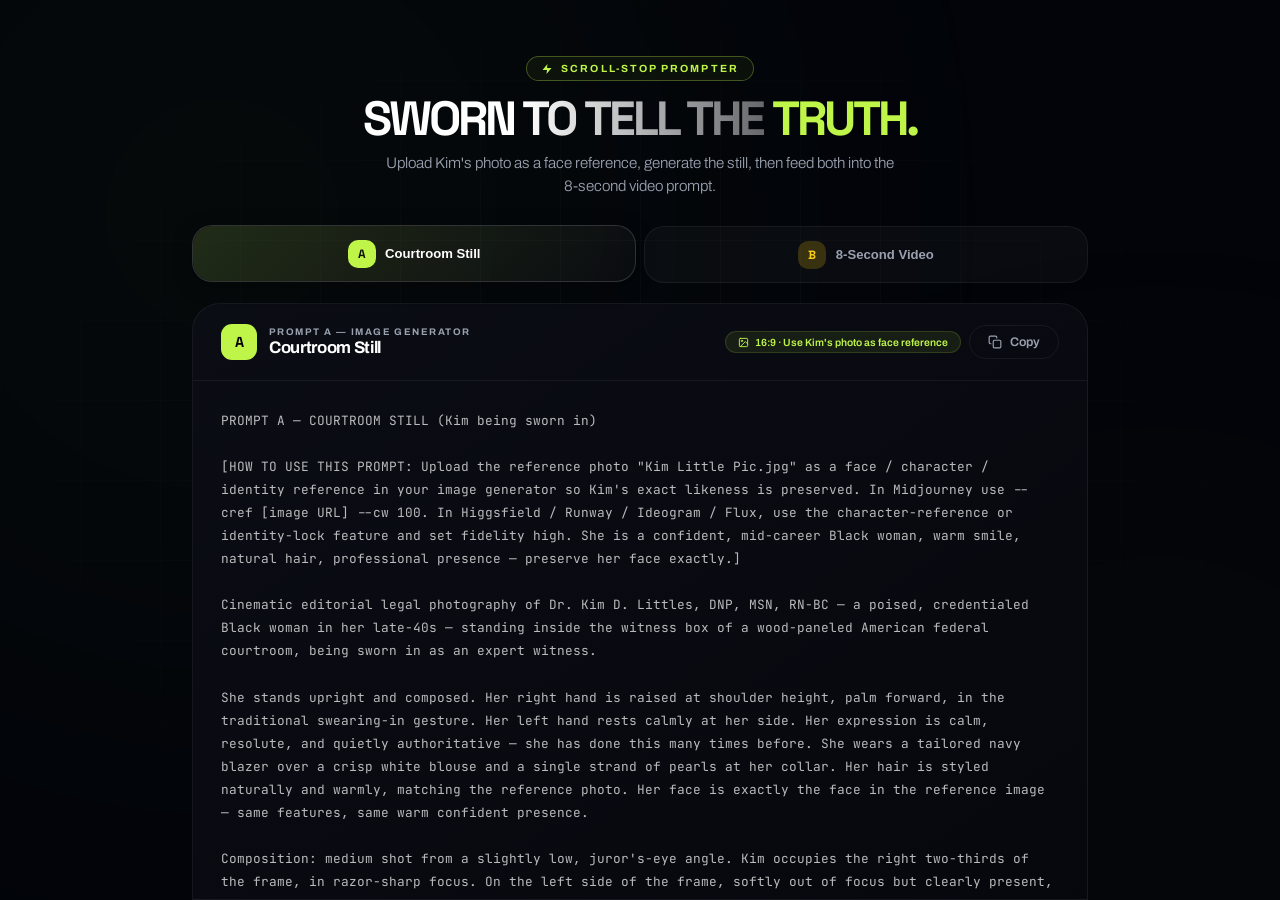
<file: prompts.html>
<!DOCTYPE html>
<html lang="en">
<head>
  <meta charset="UTF-8">
  <meta name="viewport" content="width=device-width, initial-scale=1.0">
  <title>Scroll-Stop Prompts — Kim Sworn In</title>
  <link rel="preconnect" href="https://fonts.googleapis.com">
  <link rel="preconnect" href="https://fonts.gstatic.com" crossorigin>
  <link href="https://fonts.googleapis.com/css2?family=Archivo:wght@300;400;500;600;700;800;900&family=Space+Grotesk:wght@300;400;500;600;700&family=JetBrains+Mono:wght@400;500&display=swap" rel="stylesheet">
  <style>
    :root {
      --font-body: 'Archivo', sans-serif;
      --font-display: 'Space Grotesk', sans-serif;
      --font-mono: 'JetBrains Mono', monospace;
      --lime: #BFF549;
      --bg: #02040a;
      --card-bg: rgba(255, 255, 255, 0.03);
      --card-border: rgba(255, 255, 255, 0.06);
      --text-secondary: #99A1AF;
    }

    *, *::before, *::after { margin: 0; padding: 0; box-sizing: border-box; }
    ::selection { background-color: var(--lime); color: #000; }

    ::-webkit-scrollbar { width: 8px; }
    ::-webkit-scrollbar-track { background: rgba(0,0,0,0.2); border-radius: 4px; }
    ::-webkit-scrollbar-thumb { background: rgba(255,255,255,0.1); border-radius: 4px; }
    ::-webkit-scrollbar-thumb:hover { background: var(--lime); }

    body {
      font-family: var(--font-body);
      background: var(--bg);
      color: #fff;
      -webkit-font-smoothing: antialiased;
      -moz-osx-font-smoothing: grayscale;
      overflow: hidden;
      height: 100vh;
      display: flex;
      flex-direction: column;
    }

    h1, h2, h3, h4, h5, h6 { font-family: var(--font-display); }

    .bg-grid {
      position: fixed;
      inset: 0;
      background: linear-gradient(rgba(255,255,255,0.02) 1px, transparent 1px),
                  linear-gradient(90deg, rgba(255,255,255,0.02) 1px, transparent 1px);
      background-size: 80px 80px;
      mask-image: radial-gradient(ellipse at center, black 30%, transparent 80%);
      -webkit-mask-image: radial-gradient(ellipse at center, black 30%, transparent 80%);
      pointer-events: none;
      z-index: 0;
    }

    .bg-orb-1 {
      position: fixed; top: -15%; left: -10%; width: 700px; height: 700px;
      background: var(--lime); border-radius: 50%; filter: blur(280px);
      opacity: 0.06; pointer-events: none; z-index: 0;
      animation: orbFloat 20s ease-in-out infinite;
    }

    .bg-orb-2 {
      position: fixed; bottom: -15%; right: -10%; width: 500px; height: 500px;
      background: #FACC15; border-radius: 50%; filter: blur(220px);
      opacity: 0.05; pointer-events: none; z-index: 0;
      animation: orbFloat 25s ease-in-out infinite reverse;
    }

    @keyframes orbFloat {
      0%, 100% { transform: translate(0, 0); }
      50% { transform: translate(40px, 25px); }
    }

    .confetti-canvas { position: fixed; inset: 0; pointer-events: none; z-index: 9999; }

    .app {
      position: relative; z-index: 1; display: flex; flex-direction: column;
      height: 100vh; max-width: 960px; margin: 0 auto; padding: 2rem 2rem 0; width: 100%;
    }

    .header { text-align: center; padding: 1.5rem 0 1.75rem; flex-shrink: 0; }

    .header-badge {
      display: inline-flex; align-items: center; gap: 0.5rem;
      padding: 0.35rem 0.9rem; margin-bottom: 1rem; border-radius: 980px;
      border: 1px solid rgba(191, 245, 73, 0.3); background: rgba(191, 245, 73, 0.05);
      color: var(--lime); font-size: 0.65rem; font-weight: 700;
      text-transform: uppercase; letter-spacing: 0.2em; backdrop-filter: blur(10px);
    }
    .header-badge svg { width: 12px; height: 12px; }

    .header h1 {
      font-size: clamp(1.8rem, 5vw, 3rem); font-weight: 900;
      letter-spacing: -0.06em; line-height: 0.9; margin-bottom: 0.75rem;
    }
    .header h1 .lime { color: var(--lime); }
    .header h1 .faded {
      background: linear-gradient(to right, #fff, rgba(255,255,255,0.4));
      -webkit-background-clip: text; -webkit-text-fill-color: transparent; background-clip: text;
    }

    .header p {
      font-size: 0.95rem; color: var(--text-secondary); max-width: 520px;
      margin: 0 auto; line-height: 1.5; font-weight: 300;
    }

    .tabs-row { display: flex; gap: 0.5rem; flex-shrink: 0; margin-bottom: 1.25rem; }

    .tab {
      flex: 1; display: flex; align-items: center; justify-content: center; gap: 0.6rem;
      padding: 0.85rem 1rem; border-radius: 20px; border: 1px solid var(--card-border);
      background: var(--card-bg); color: var(--text-secondary); font-size: 0.82rem;
      font-weight: 600; cursor: pointer; transition: all 0.35s cubic-bezier(0.16, 1, 0.3, 1);
      position: relative; overflow: hidden;
    }
    .tab::before { content: ''; position: absolute; inset: 0; opacity: 0; transition: opacity 0.35s ease; border-radius: 20px; }
    .tab[data-tab="A"]::before { background: linear-gradient(135deg, rgba(191,245,73,0.12), transparent); }
    .tab[data-tab="B"]::before { background: linear-gradient(135deg, rgba(250,204,21,0.12), transparent); }
    .tab:hover { border-color: rgba(255,255,255,0.12); color: #fff; transform: translateY(-1px); }
    .tab:hover::before { opacity: 1; }
    .tab.active { border-color: rgba(255,255,255,0.15); color: #fff; transform: translateY(-1px); box-shadow: 0 4px 20px rgba(0,0,0,0.3); }
    .tab.active::before { opacity: 1; }

    .tab .tab-letter {
      display: inline-flex; align-items: center; justify-content: center;
      width: 28px; height: 28px; border-radius: 10px; font-size: 0.75rem;
      font-weight: 900; font-family: var(--font-display); flex-shrink: 0; transition: all 0.35s ease;
    }
    .tab[data-tab="A"] .tab-letter { background: rgba(191,245,73,0.2); color: var(--lime); }
    .tab[data-tab="B"] .tab-letter { background: rgba(250,204,21,0.2); color: #FACC15; }
    .tab.active[data-tab="A"] .tab-letter { background: var(--lime); color: #000; }
    .tab.active[data-tab="B"] .tab-letter { background: #FACC15; color: #000; }
    .tab .tab-name { position: relative; z-index: 1; }

    .prompt-panel {
      flex: 1; min-height: 0; display: flex; flex-direction: column;
      background: linear-gradient(145deg, rgba(12,14,22,0.92), rgba(6,8,14,0.95));
      border: 1px solid var(--card-border); border-radius: 28px 28px 0 0; overflow: hidden;
    }

    .panel-header {
      display: flex; align-items: center; justify-content: space-between;
      padding: 1.25rem 1.75rem; border-bottom: 1px solid var(--card-border); flex-shrink: 0;
    }
    .panel-header-left { display: flex; align-items: center; gap: 0.75rem; }

    .panel-icon {
      width: 36px; height: 36px; border-radius: 11px; display: flex;
      align-items: center; justify-content: center; font-size: 0.9rem;
      font-weight: 900; font-family: var(--font-display); flex-shrink: 0; transition: all 0.35s ease;
    }
    .panel-icon.a { background: var(--lime); color: #000; }
    .panel-icon.b { background: #FACC15; color: #000; }

    .panel-meta .panel-label { font-size: 0.6rem; text-transform: uppercase; letter-spacing: 0.15em; color: var(--text-secondary); font-weight: 700; }
    .panel-meta .panel-title { font-size: 1.05rem; font-weight: 700; letter-spacing: -0.02em; margin-top: 1px; }
    .panel-header-right { display: flex; align-items: center; gap: 0.5rem; }

    .instruction-tag {
      display: inline-flex; align-items: center; gap: 0.35rem;
      padding: 0.3rem 0.75rem; border-radius: 980px; font-size: 0.65rem; font-weight: 600; white-space: nowrap;
    }
    .instruction-tag.img { background: rgba(191,245,73,0.08); color: var(--lime); border: 1px solid rgba(191,245,73,0.15); }
    .instruction-tag.vid { background: rgba(250,204,21,0.08); color: #FACC15; border: 1px solid rgba(250,204,21,0.15); }
    .instruction-tag svg { width: 11px; height: 11px; }

    .copy-btn {
      display: inline-flex; align-items: center; gap: 0.45rem; padding: 0.55rem 1.15rem;
      border-radius: 980px; border: 1px solid var(--card-border); background: transparent;
      color: var(--text-secondary); font-size: 0.78rem; font-weight: 600; cursor: pointer;
      transition: all 0.25s ease; font-family: var(--font-body);
    }
    .copy-btn:hover { background: var(--lime); color: #000; border-color: var(--lime); transform: scale(1.03); }
    .copy-btn.copied { background: var(--lime); color: #000; border-color: var(--lime); }
    .copy-btn svg { width: 14px; height: 14px; }

    .panel-body { flex: 1; min-height: 0; position: relative; }
    .prompt-content { display: none; position: absolute; inset: 0; opacity: 0; transform: translateY(8px); transition: opacity 0.3s ease, transform 0.3s ease; }
    .prompt-content.active { display: block; opacity: 1; transform: translateY(0); }

    .prompt-text {
      font-family: var(--font-mono); font-size: 0.8rem; line-height: 1.8;
      color: rgba(255,255,255,0.72); white-space: pre-wrap; word-break: break-word;
      padding: 1.75rem; height: 100%; overflow-y: auto; -webkit-overflow-scrolling: touch;
    }
    .prompt-text::-webkit-scrollbar { width: 6px; }
    .prompt-text::-webkit-scrollbar-track { background: transparent; }
    .prompt-text::-webkit-scrollbar-thumb { background: rgba(255,255,255,0.08); border-radius: 3px; }

    @media (max-width: 640px) {
      .app { padding: 1.25rem 1rem 0; }
      .header { padding: 1rem 0 1.25rem; }
      .header h1 { font-size: clamp(1.5rem, 8vw, 2.2rem); }
      .header p { font-size: 0.85rem; }
      .tab { padding: 0.7rem 0.5rem; font-size: 0.72rem; border-radius: 16px; }
      .tab .tab-name { display: none; }
      .tab .tab-letter { width: 32px; height: 32px; font-size: 0.85rem; }
      .tab .tab-subtitle { display: block; font-size: 0.65rem; color: var(--text-secondary); margin-top: 2px; }
      .panel-header { flex-direction: column; align-items: flex-start; gap: 0.75rem; padding: 1rem 1.25rem; }
      .panel-header-right { width: 100%; justify-content: space-between; }
      .prompt-text { padding: 1.25rem; font-size: 0.73rem; line-height: 1.7; }
      .prompt-panel { border-radius: 22px 22px 0 0; }
      .instruction-tag { font-size: 0.6rem; }
    }
    @media (min-width: 641px) { .tab .tab-subtitle { display: none; } }
  </style>
</head>
<body>
  <div class="bg-grid"></div>
  <div class="bg-orb-1"></div>
  <div class="bg-orb-2"></div>
  <canvas class="confetti-canvas" id="confettiCanvas"></canvas>

  <div class="app">
    <header class="header">
      <div class="header-badge">
        <svg viewBox="0 0 24 24" fill="currentColor"><polygon points="13 2 3 14 12 14 11 22 21 10 12 10 13 2"/></svg>
        Scroll-Stop Prompter
      </div>
      <h1>SWORN <span class="faded">TO TELL THE</span> <span class="lime">TRUTH.</span></h1>
      <p>Upload Kim's photo as a face reference, generate the still, then feed both into the 8-second video prompt.</p>
    </header>

    <div class="tabs-row">
      <button class="tab active" data-tab="A" onclick="switchTab('A')">
        <span class="tab-letter">A</span>
        <span class="tab-name">Courtroom Still</span>
        <span class="tab-subtitle">Image</span>
      </button>
      <button class="tab" data-tab="B" onclick="switchTab('B')">
        <span class="tab-letter">B</span>
        <span class="tab-name">8-Second Video</span>
        <span class="tab-subtitle">Video</span>
      </button>
    </div>

    <div class="prompt-panel">
      <div class="panel-header">
        <div class="panel-header-left">
          <div class="panel-icon a" id="panelIcon">A</div>
          <div class="panel-meta">
            <div class="panel-label" id="panelLabel">Prompt A &mdash; Image Generator</div>
            <div class="panel-title" id="panelTitle">Courtroom Still</div>
          </div>
        </div>
        <div class="panel-header-right">
          <div class="instruction-tag img" id="panelTag">
            <svg viewBox="0 0 24 24" fill="none" stroke="currentColor" stroke-width="2" stroke-linecap="round" stroke-linejoin="round"><rect x="3" y="3" width="18" height="18" rx="2"/><circle cx="8.5" cy="8.5" r="1.5"/><path d="M21 15l-5-5L5 21"/></svg>
            <span id="panelTagText">16:9 &middot; Use Kim's photo as face reference</span>
          </div>
          <button class="copy-btn" id="copyBtn" onclick="copyCurrentPrompt()">
            <svg viewBox="0 0 24 24" fill="none" stroke="currentColor" stroke-width="2" stroke-linecap="round" stroke-linejoin="round"><rect x="9" y="9" width="13" height="13" rx="2"/><path d="M5 15H4a2 2 0 01-2-2V4a2 2 0 012-2h9a2 2 0 012 2v1"/></svg>
            Copy
          </button>
        </div>
      </div>

      <div class="panel-body">
        <div class="prompt-content active" id="contentA">
          <div class="prompt-text">PROMPT A — COURTROOM STILL (Kim being sworn in)

[HOW TO USE THIS PROMPT: Upload the reference photo "Kim Little Pic.jpg" as a face / character / identity reference in your image generator so Kim's exact likeness is preserved. In Midjourney use --cref [image URL] --cw 100. In Higgsfield / Runway / Ideogram / Flux, use the character-reference or identity-lock feature and set fidelity high. She is a confident, mid-career Black woman, warm smile, natural hair, professional presence — preserve her face exactly.]

Cinematic editorial legal photography of Dr. Kim D. Littles, DNP, MSN, RN-BC — a poised, credentialed Black woman in her late-40s — standing inside the witness box of a wood-paneled American federal courtroom, being sworn in as an expert witness.

She stands upright and composed. Her right hand is raised at shoulder height, palm forward, in the traditional swearing-in gesture. Her left hand rests calmly at her side. Her expression is calm, resolute, and quietly authoritative — she has done this many times before. She wears a tailored navy blazer over a crisp white blouse and a single strand of pearls at her collar. Her hair is styled naturally and warmly, matching the reference photo. Her face is exactly the face in the reference image — same features, same warm confident presence.

Composition: medium shot from a slightly low, juror's-eye angle. Kim occupies the right two-thirds of the frame, in razor-sharp focus. On the left side of the frame, softly out of focus but clearly present, the judge sits at the elevated wooden bench in flowing black judicial robes — mid-administering the oath, mouth slightly parted, holding a slim leather-bound Bible or oath card. The judge's face is discreet, angled toward Kim.

Behind Kim: warm walnut wood paneling with subtle carved detailing, a full-size American flag on a brass pole to camera-right, a discrete carved federal seal on the wall. In the deep background, softly blurred, the silhouette of a stenographer at her machine hints at scale and gravity. The witness box has polished brass hardware and a low wooden railing across the foreground.

Lighting is warm, cinematic, and reverent: soft key light from tall arched courtroom windows on frame right catching the pearl strand and the raised palm, a gentle rim of golden hour light separating Kim's shoulder from the wood-paneled backdrop, subtle bounce from the polished bench. Shallow depth of field (f/2.8 look) — Kim tack-sharp, judge and background gently blurred.

Photorealistic, 16:9 aspect ratio, cinematic legal-drama aesthetic — think Aaron Sorkin courtroom scene meets a New York Times legal-feature portrait. Shot on Arri Alexa Mini LF, 50mm prime, f/2.8, natural warm color grading with confident contrast. Ultra-sharp detail on her face, blazer weave, pearls, and raised palm. 8K quality downsampled to 4K.

Respectful, dignified, serious — a professional expert witness being sworn in with quiet gravitas. No lower-thirds, no on-screen text, no logos, no cheesy law-firm iconography.</div>
        </div>
        <div class="prompt-content" id="contentB">
          <div class="prompt-text">PROMPT B — 8-SECOND VIDEO (Sworn-In Sequence)

USE: Upload the Prompt A image as the START FRAME in your video model. Set identity-lock / character-reference high to preserve Kim's face on every frame.

SCENE: Dr. Kim D. Littles is sworn in as an expert witness in a warm, wood-paneled American federal courtroom. She stands in the witness box, right hand raised palm forward. A judge sits at the elevated bench on frame-left, softly out of focus, mid-oath. Warm light from tall arched windows.

CAMERA: locked-off, single continuous slow cinematic push-in — no cuts, no shake, all eased.

MOTION:

0.0–1.5s — Kim holds her sworn-in posture, right hand steady at shoulder height. Micro-motion only: one slow breath, a soft blink, faint sway. American flag stirs; dust motes drift through the window light.

1.5–3.5s — The judge's mouth clearly moves in the rhythm of "do you solemnly swear..." — visual only, no audio. Kim's eye contact stays locked on him. At the halfway point she gives a small acknowledging nod. Raised palm stays perfectly steady.

3.5–5.5s — Push-in tightens from medium shot to medium close-up. Her expression settles into deeper conviction — a barely-there tightening of the jaw, a steadier gaze. Depth of field compresses; judge and background soften into a warm cinematic blur.

5.5–7.0s — Kim's lips shape "I do" cleanly and unmistakably. A single decisive nod follows. Her raised right hand lowers just an inch, then holds — a subtle release, not a drop.

7.0–8.0s — Camera settles. Kim holds her final posture: composed, sworn, ready. Last frame lingers on quiet unshakeable authority.

STYLE: Photorealistic cinematic legal drama, warm natural courtroom lighting, no color shifts, Sorkin gravitas. No on-screen text, captions, or lower-thirds.

CRITICAL: Preserve Kim's exact facial likeness in every frame. Her face must not morph, drift, or age. No warping around the hands or judge's mouth.

DURATION: 8s exactly. 16:9. 24fps or higher. High fidelity, no artifacts.</div>
        </div>
      </div>
    </div>
  </div>

  <script>
    const confettiCanvas = document.getElementById('confettiCanvas');
    const confettiCtx = confettiCanvas.getContext('2d');
    let confettiPieces = [];
    let confettiAnimating = false;

    function resizeConfetti() { confettiCanvas.width = window.innerWidth; confettiCanvas.height = window.innerHeight; }
    resizeConfetti();
    window.addEventListener('resize', resizeConfetti);

    const confettiColors = ['#BFF549', '#FACC15', '#60a5fa', '#f472b6', '#a78bfa', '#34d399', '#fb923c', '#fff'];

    function launchConfetti() {
      confettiPieces = [];
      for (let i = 0; i < 150; i++) {
        confettiPieces.push({
          x: window.innerWidth / 2 + (Math.random() - 0.5) * 200, y: window.innerHeight / 2,
          vx: (Math.random() - 0.5) * 20, vy: -(Math.random() * 18 + 6),
          w: Math.random() * 10 + 5, h: Math.random() * 6 + 3,
          color: confettiColors[Math.floor(Math.random() * confettiColors.length)],
          rotation: Math.random() * 360, rotationSpeed: (Math.random() - 0.5) * 15,
          gravity: 0.35 + Math.random() * 0.15, opacity: 1,
          decay: 0.008 + Math.random() * 0.008, shape: Math.random() > 0.5 ? 'rect' : 'circle'
        });
      }
      if (!confettiAnimating) { confettiAnimating = true; animateConfetti(); }
    }

    function animateConfetti() {
      confettiCtx.clearRect(0, 0, confettiCanvas.width, confettiCanvas.height);
      let alive = 0;
      for (const p of confettiPieces) {
        if (p.opacity <= 0) continue;
        alive++;
        p.x += p.vx; p.vy += p.gravity; p.y += p.vy; p.vx *= 0.99;
        p.rotation += p.rotationSpeed; p.opacity -= p.decay;
        confettiCtx.save();
        confettiCtx.translate(p.x, p.y);
        confettiCtx.rotate((p.rotation * Math.PI) / 180);
        confettiCtx.globalAlpha = Math.max(0, p.opacity);
        confettiCtx.fillStyle = p.color;
        if (p.shape === 'rect') { confettiCtx.fillRect(-p.w/2, -p.h/2, p.w, p.h); }
        else { confettiCtx.beginPath(); confettiCtx.arc(0, 0, p.w/2, 0, Math.PI*2); confettiCtx.fill(); }
        confettiCtx.restore();
      }
      if (alive > 0) { requestAnimationFrame(animateConfetti); }
      else { confettiAnimating = false; confettiCtx.clearRect(0, 0, confettiCanvas.width, confettiCanvas.height); }
    }

    const tabsData = {
      A: { label: 'Prompt A &mdash; Image Generator', title: 'Courtroom Still', iconClass: 'a', tagClass: 'img',
        tagIcon: '<svg viewBox="0 0 24 24" fill="none" stroke="currentColor" stroke-width="2" stroke-linecap="round" stroke-linejoin="round"><rect x="3" y="3" width="18" height="18" rx="2"/><circle cx="8.5" cy="8.5" r="1.5"/><path d="M21 15l-5-5L5 21"/></svg>',
        tagText: "16:9 &middot; Use Kim's photo as face reference" },
      B: { label: 'Prompt B &mdash; Video Model', title: '8-Second Video', iconClass: 'b', tagClass: 'vid',
        tagIcon: '<svg viewBox="0 0 24 24" fill="none" stroke="currentColor" stroke-width="2" stroke-linecap="round" stroke-linejoin="round"><polygon points="5 3 19 12 5 21 5 3"/></svg>',
        tagText: '8s &middot; 16:9 &middot; Start frame = Prompt A' }
    };

    let currentTab = 'A';

    function switchTab(tab) {
      if (tab === currentTab) return;
      currentTab = tab;
      document.querySelectorAll('.tab').forEach(t => t.classList.remove('active'));
      document.querySelector(`.tab[data-tab="${tab}"]`).classList.add('active');
      const info = tabsData[tab];
      const icon = document.getElementById('panelIcon');
      icon.textContent = tab; icon.className = 'panel-icon ' + info.iconClass;
      document.getElementById('panelLabel').innerHTML = info.label;
      document.getElementById('panelTitle').textContent = info.title;
      const tag = document.getElementById('panelTag');
      tag.className = 'instruction-tag ' + info.tagClass;
      tag.innerHTML = info.tagIcon + ' <span>' + info.tagText + '</span>';
      const btn = document.getElementById('copyBtn');
      btn.classList.remove('copied');
      btn.innerHTML = '<svg viewBox="0 0 24 24" fill="none" stroke="currentColor" stroke-width="2" stroke-linecap="round" stroke-linejoin="round"><rect x="9" y="9" width="13" height="13" rx="2"/><path d="M5 15H4a2 2 0 01-2-2V4a2 2 0 012-2h9a2 2 0 012 2v1"/></svg> Copy';
      document.querySelectorAll('.prompt-content').forEach(c => c.classList.remove('active'));
      requestAnimationFrame(() => { document.getElementById('content' + tab).classList.add('active'); });
    }

    function copyCurrentPrompt() {
      const content = document.querySelector('.prompt-content.active .prompt-text');
      const text = content.textContent;
      const btn = document.getElementById('copyBtn');
      navigator.clipboard.writeText(text).then(() => {
        launchConfetti();
        btn.classList.add('copied');
        btn.innerHTML = '<svg viewBox="0 0 24 24" fill="none" stroke="currentColor" stroke-width="2.5" stroke-linecap="round" stroke-linejoin="round"><polyline points="20 6 9 17 4 12"/></svg> Copied!';
        setTimeout(() => {
          btn.classList.remove('copied');
          btn.innerHTML = '<svg viewBox="0 0 24 24" fill="none" stroke="currentColor" stroke-width="2" stroke-linecap="round" stroke-linejoin="round"><rect x="9" y="9" width="13" height="13" rx="2"/><path d="M5 15H4a2 2 0 01-2-2V4a2 2 0 012-2h9a2 2 0 012 2v1"/></svg> Copy';
        }, 2000);
      });
    }

    document.addEventListener('keydown', (e) => {
      if (e.key === '1') switchTab('A');
      if (e.key === '2') switchTab('B');
      if ((e.metaKey || e.ctrlKey) && e.key === 'c' && !window.getSelection().toString()) { e.preventDefault(); copyCurrentPrompt(); }
    });
  </script>
</body>
</html>
</file>
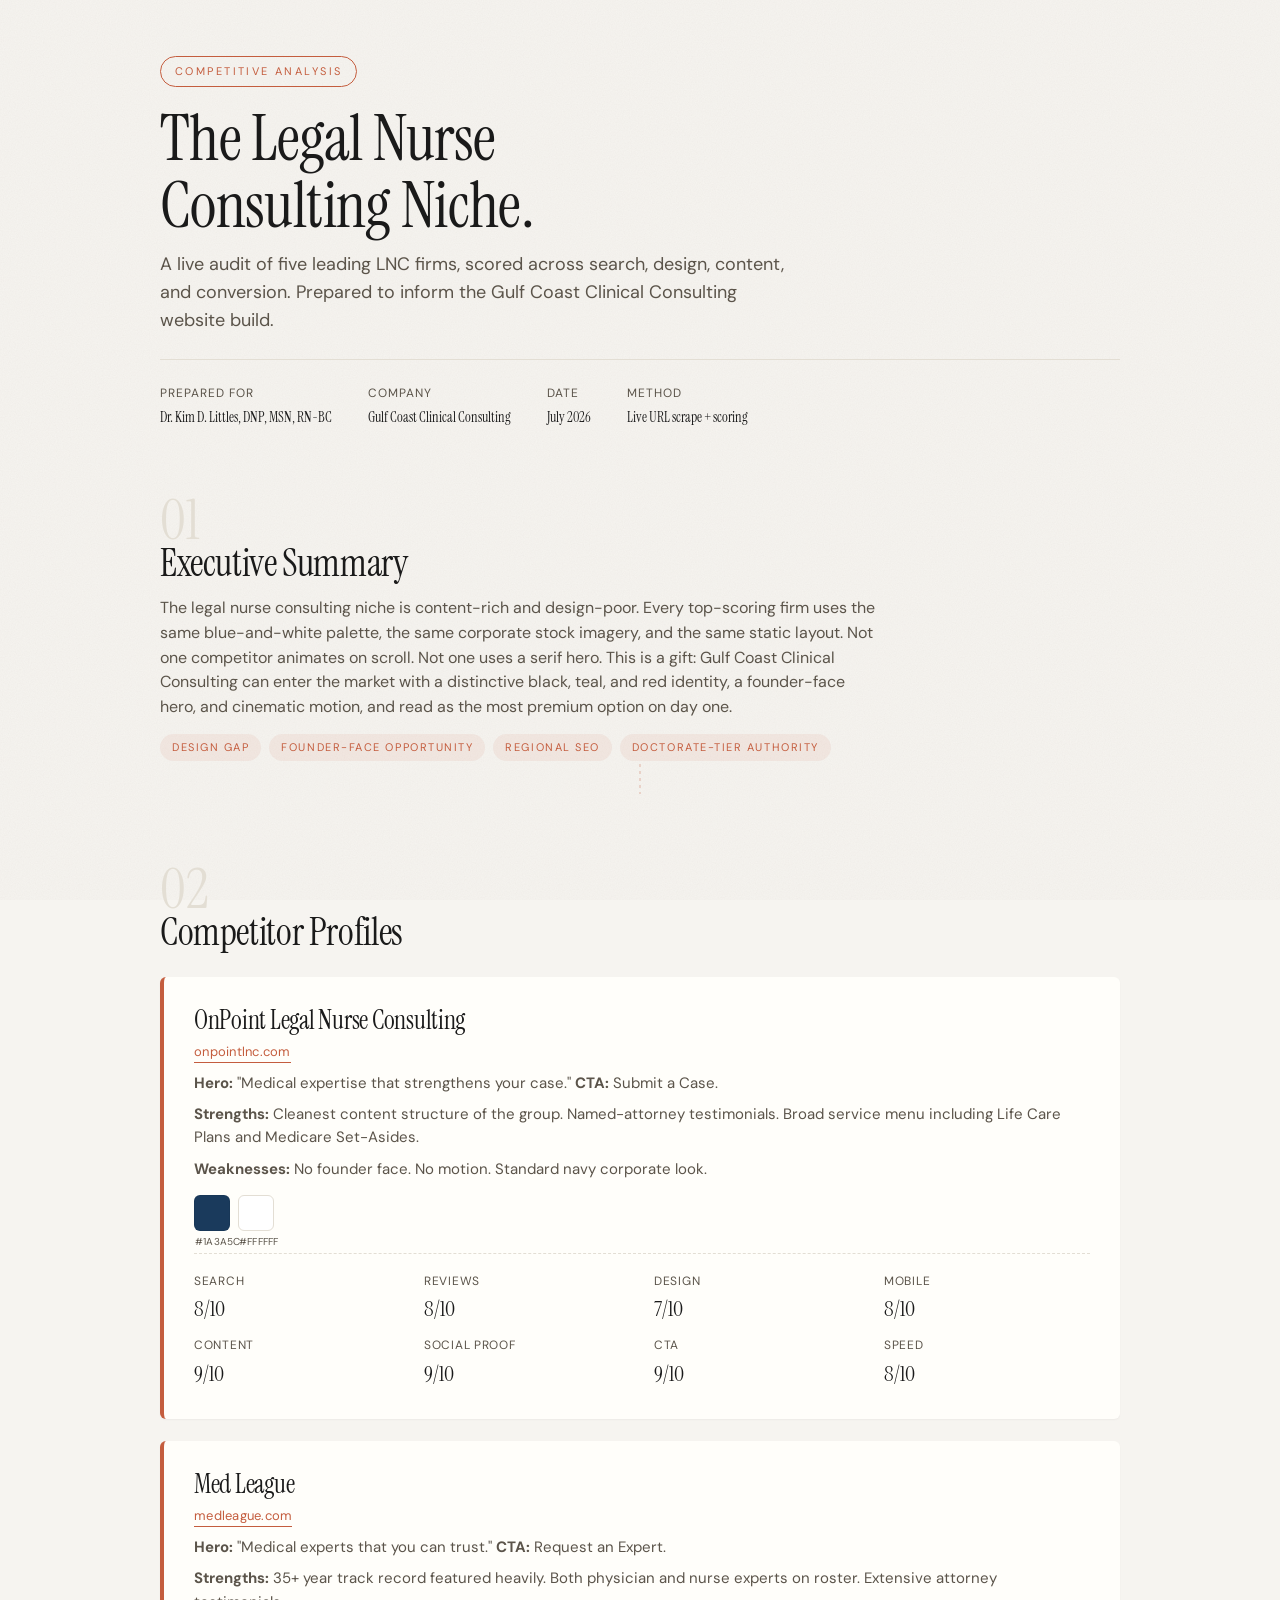
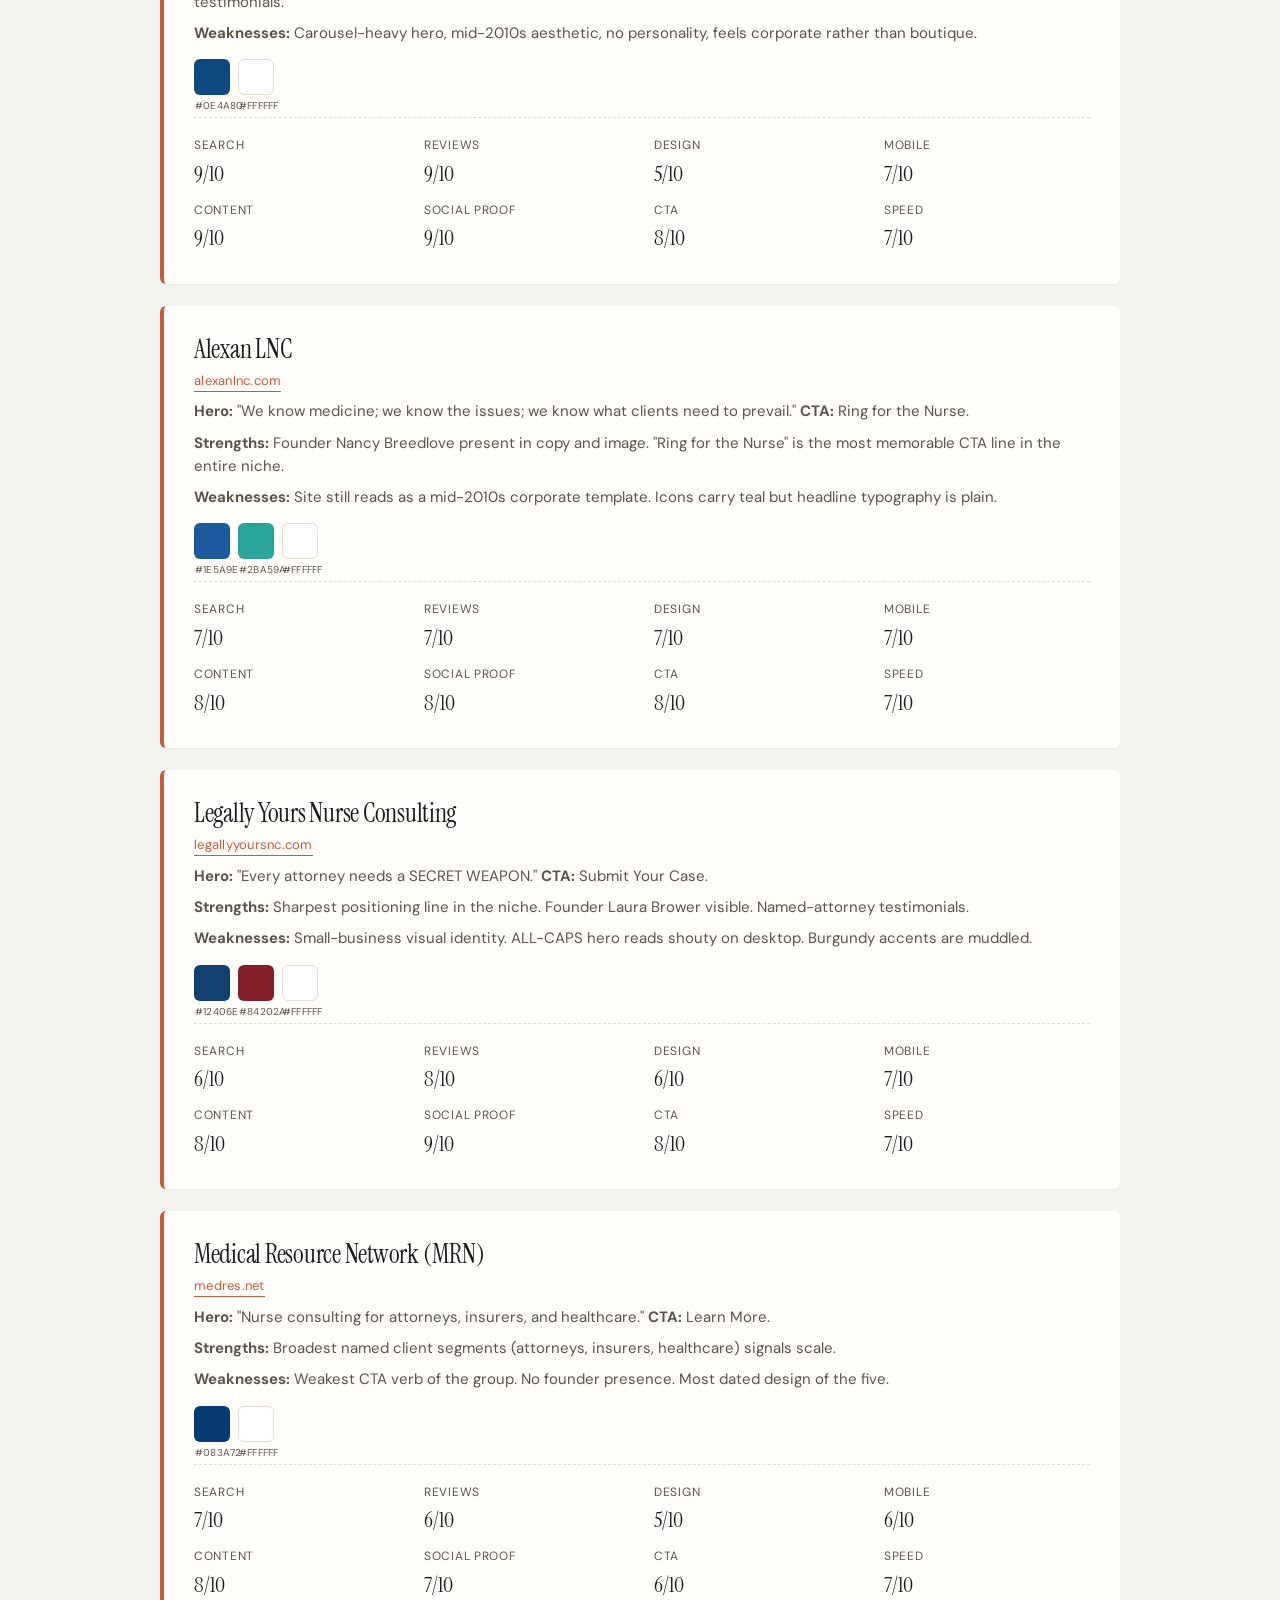
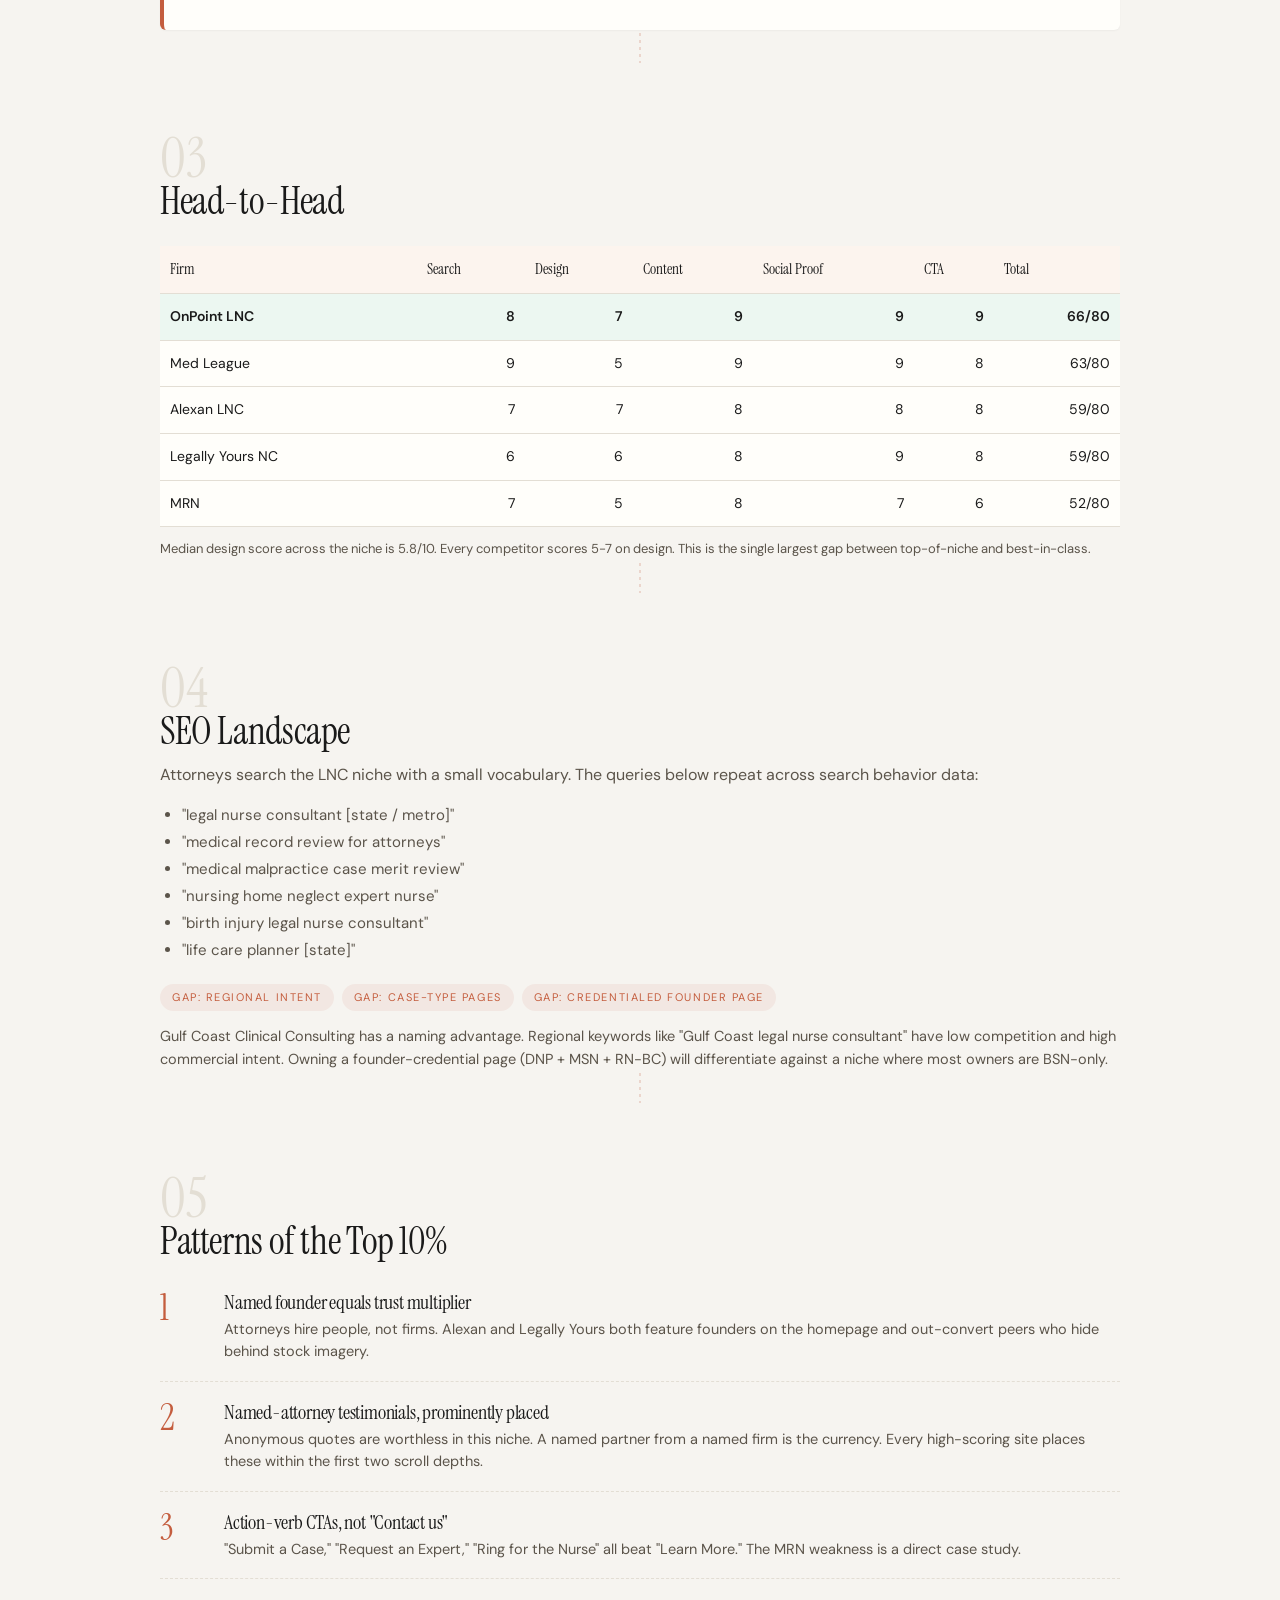
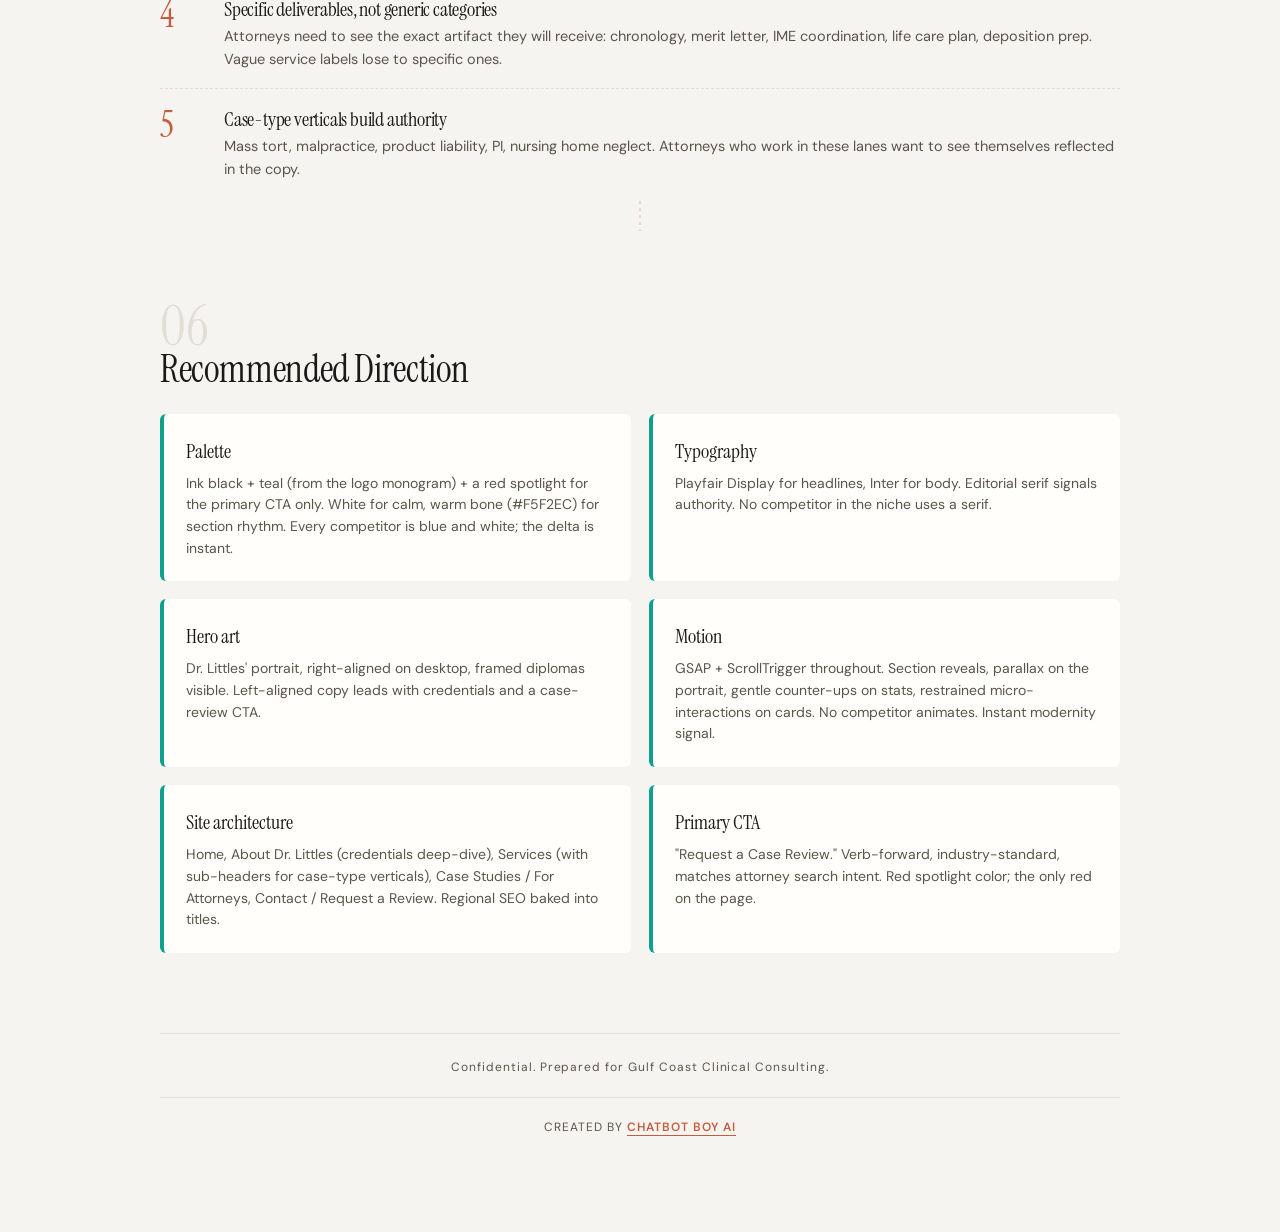
<file: site/competitive-analysis.html>
<!doctype html>
<html lang="en">
<head>
<meta charset="utf-8">
<title>Competitive Analysis | Gulf Coast Clinical Consulting</title>
<meta name="viewport" content="width=device-width, initial-scale=1">
<meta name="robots" content="noindex, nofollow">
<link rel="preconnect" href="https://fonts.googleapis.com">
<link rel="preconnect" href="https://fonts.gstatic.com" crossorigin>
<link href="https://fonts.googleapis.com/css2?family=Instrument+Serif:ital@0;1&family=DM+Sans:wght@300;400;500;600;700&display=swap" rel="stylesheet">
<style>
  :root{
    --paper:#f6f4f0;
    --paper-card:#fffefa;
    --ink:#1a1a1a;
    --ink-mute:#5b544a;
    --hairline:#e3ded4;
    --terracotta:#c45d3e;
    --deep-teal:#0e9f8f;
    --black:#0a0a0a;
    --red:#c8102e;
  }
  *{box-sizing:border-box;margin:0;padding:0}
  html,body{background:var(--paper);color:var(--ink);font-family:'DM Sans',sans-serif;line-height:1.55;-webkit-font-smoothing:antialiased}
  body{position:relative;padding:56px 24px 96px}
  body::before{
    content:"";position:fixed;inset:0;pointer-events:none;opacity:.35;
    background-image:url("data:image/svg+xml;utf8,<svg xmlns='http://www.w3.org/2000/svg' width='240' height='240'><filter id='n'><feTurbulence type='fractalNoise' baseFrequency='0.85' numOctaves='2' stitchTiles='stitch'/><feColorMatrix values='0 0 0 0 0.2 0 0 0 0 0.16 0 0 0 0 0.12 0 0 0 0.14 0'/></filter><rect width='100%' height='100%' filter='url(%23n)'/></svg>");
    mix-blend-mode:multiply;
  }
  .wrap{max-width:960px;margin:0 auto;position:relative;z-index:1}
  .badge{display:inline-block;padding:6px 14px;border:1px solid var(--terracotta);color:var(--terracotta);font-size:11px;letter-spacing:.22em;text-transform:uppercase;border-radius:100px}
  h1,h2,h3{font-family:'Instrument Serif',serif;font-weight:400;letter-spacing:-.01em}
  h1{font-size:64px;line-height:1.05;margin:18px 0 12px}
  h2{font-size:38px;line-height:1.15;margin:0 0 8px}
  h3{font-size:26px;line-height:1.2}
  .lede{font-size:18px;color:var(--ink-mute);max-width:640px}
  .meta{margin-top:24px;padding-top:24px;border-top:1px solid var(--hairline);display:flex;gap:36px;font-size:12px;letter-spacing:.08em;text-transform:uppercase;color:var(--ink-mute)}
  .meta div span{display:block;font-size:14px;color:var(--ink);letter-spacing:0;text-transform:none;margin-top:4px;font-family:'Instrument Serif',serif}
  section{margin-top:64px}
  .section-num{font-family:'Instrument Serif',serif;font-size:56px;color:var(--hairline);line-height:1;margin-bottom:-6px}
  .tags{display:flex;flex-wrap:wrap;gap:8px;margin-top:14px}
  .tag{font-size:11px;letter-spacing:.14em;text-transform:uppercase;padding:5px 12px;background:rgba(196,93,62,.08);color:var(--terracotta);border-radius:100px}
  .card{background:var(--paper-card);border-left:4px solid var(--terracotta);border-radius:6px;padding:28px 30px;margin-top:22px;box-shadow:0 1px 2px rgba(0,0,0,.04);transition:transform .2s ease, box-shadow .2s ease}
  .card:hover{transform:translateY(-2px);box-shadow:0 6px 20px rgba(0,0,0,.06)}
  .card p{margin:8px 0 0;color:var(--ink-mute);font-size:15px}
  .card .url{display:inline-block;margin-top:6px;font-size:13px;color:var(--terracotta);text-decoration:none;border-bottom:1px solid var(--terracotta);letter-spacing:.02em}
  .swatches{display:flex;gap:8px;margin-top:14px}
  .sw{width:36px;height:36px;border-radius:6px;border:1px solid rgba(0,0,0,.06);position:relative}
  .sw span{position:absolute;top:calc(100% + 4px);left:0;font-size:10px;color:var(--ink-mute);white-space:nowrap;font-family:'DM Sans',monospace;letter-spacing:.02em}
  .scores{display:grid;grid-template-columns:repeat(4,1fr);gap:10px 24px;margin-top:22px;padding-top:18px;border-top:1px dashed var(--hairline)}
  .scores div{font-size:12px;color:var(--ink-mute);letter-spacing:.06em;text-transform:uppercase}
  .scores div b{display:block;font-family:'Instrument Serif',serif;font-size:22px;color:var(--ink);font-weight:400;letter-spacing:0;text-transform:none;margin-top:2px}
  .compare{width:100%;border-collapse:collapse;margin-top:22px;font-size:14px;background:var(--paper-card)}
  .compare th,.compare td{padding:12px 10px;text-align:left;border-bottom:1px solid var(--hairline)}
  .compare th{font-family:'Instrument Serif',serif;font-weight:400;font-size:15px;background:rgba(196,93,62,.06)}
  .compare td.n{text-align:right;font-variant-numeric:tabular-nums}
  .compare tr.top td{background:rgba(14,159,143,.08);font-weight:600}
  .pattern{display:flex;gap:20px;padding:18px 0;border-bottom:1px dashed var(--hairline)}
  .pattern:last-child{border-bottom:none}
  .pattern .num{font-family:'Instrument Serif',serif;font-size:36px;color:var(--terracotta);line-height:1;min-width:44px}
  .pattern h3{font-size:20px;margin-bottom:4px}
  .pattern p{font-size:14.5px;color:var(--ink-mute)}
  .connector{height:36px;display:flex;justify-content:center;align-items:center}
  .connector svg{opacity:.4}
  .rec-grid{display:grid;grid-template-columns:1fr 1fr;gap:18px;margin-top:22px}
  .rec{background:var(--paper-card);border-radius:6px;padding:22px;border-left:4px solid var(--deep-teal)}
  .rec h4{font-family:'Instrument Serif',serif;font-size:20px;font-weight:400;margin-bottom:6px}
  .rec p{font-size:14px;color:var(--ink-mute)}
  .foot{margin-top:80px;padding-top:24px;border-top:1px solid var(--hairline);text-align:center;font-size:12px;color:var(--ink-mute);letter-spacing:.08em}
  .credit{margin-top:20px;padding-top:20px;border-top:1px solid var(--hairline);font-size:12px;letter-spacing:.08em;text-transform:uppercase}
  .credit a{color:var(--terracotta);font-weight:600;border-bottom:1px solid var(--terracotta);text-decoration:none}

  @media (max-width:640px){
    body{padding:36px 18px 72px}
    h1{font-size:40px}
    h2{font-size:28px}
    .scores{grid-template-columns:repeat(2,1fr)}
    .rec-grid{grid-template-columns:1fr}
    .meta{flex-wrap:wrap;gap:16px}
  }

  @media print{
    body{padding:0;background:#fff}
    body::before{display:none}
    .wrap{max-width:none}
    .card,.rec,.compare{break-inside:avoid;box-shadow:none}
    section{break-inside:avoid}
    @page{size:A4;margin:18mm}
  }
</style>
</head>
<body>
<div class="wrap">

  <header>
    <span class="badge">Competitive Analysis</span>
    <h1>The Legal Nurse<br>Consulting Niche.</h1>
    <p class="lede">A live audit of five leading LNC firms, scored across search, design, content, and conversion. Prepared to inform the Gulf Coast Clinical Consulting website build.</p>
    <div class="meta">
      <div>Prepared for<span>Dr. Kim D. Littles, DNP, MSN, RN-BC</span></div>
      <div>Company<span>Gulf Coast Clinical Consulting</span></div>
      <div>Date<span>July 2026</span></div>
      <div>Method<span>Live URL scrape + scoring</span></div>
    </div>
  </header>

  <section>
    <div class="section-num">01</div>
    <h2>Executive Summary</h2>
    <p style="margin-top:10px;color:var(--ink-mute);font-size:16px;max-width:720px">
      The legal nurse consulting niche is content-rich and design-poor. Every top-scoring firm uses the same blue-and-white palette, the same corporate stock imagery, and the same static layout. Not one competitor animates on scroll. Not one uses a serif hero. This is a gift: Gulf Coast Clinical Consulting can enter the market with a distinctive black, teal, and red identity, a founder-face hero, and cinematic motion, and read as the most premium option on day one.
    </p>
    <div class="tags">
      <span class="tag">Design gap</span>
      <span class="tag">Founder-face opportunity</span>
      <span class="tag">Regional SEO</span>
      <span class="tag">Doctorate-tier authority</span>
    </div>
  </section>

  <div class="connector"><svg width="2" height="30"><line x1="1" y1="0" x2="1" y2="30" stroke="#c45d3e" stroke-dasharray="3 4"/></svg></div>

  <section>
    <div class="section-num">02</div>
    <h2>Competitor Profiles</h2>

    <div class="card">
      <h3>OnPoint Legal Nurse Consulting</h3>
      <a class="url" href="https://onpointlnc.com/" target="_blank" rel="noopener">onpointlnc.com</a>
      <p><b>Hero:</b> "Medical expertise that strengthens your case." <b>CTA:</b> Submit a Case.</p>
      <p><b>Strengths:</b> Cleanest content structure of the group. Named-attorney testimonials. Broad service menu including Life Care Plans and Medicare Set-Asides.</p>
      <p><b>Weaknesses:</b> No founder face. No motion. Standard navy corporate look.</p>
      <div class="swatches">
        <div class="sw" style="background:#1a3a5c"><span>#1A3A5C</span></div>
        <div class="sw" style="background:#ffffff;border:1px solid var(--hairline)"><span>#FFFFFF</span></div>
      </div>
      <div class="scores">
        <div>Search<b>8/10</b></div><div>Reviews<b>8/10</b></div><div>Design<b>7/10</b></div><div>Mobile<b>8/10</b></div>
        <div>Content<b>9/10</b></div><div>Social proof<b>9/10</b></div><div>CTA<b>9/10</b></div><div>Speed<b>8/10</b></div>
      </div>
    </div>

    <div class="card">
      <h3>Med League</h3>
      <a class="url" href="https://www.medleague.com/" target="_blank" rel="noopener">medleague.com</a>
      <p><b>Hero:</b> "Medical experts that you can trust." <b>CTA:</b> Request an Expert.</p>
      <p><b>Strengths:</b> 35+ year track record featured heavily. Both physician and nurse experts on roster. Extensive attorney testimonials.</p>
      <p><b>Weaknesses:</b> Carousel-heavy hero, mid-2010s aesthetic, no personality, feels corporate rather than boutique.</p>
      <div class="swatches">
        <div class="sw" style="background:#0e4a80"><span>#0E4A80</span></div>
        <div class="sw" style="background:#ffffff;border:1px solid var(--hairline)"><span>#FFFFFF</span></div>
      </div>
      <div class="scores">
        <div>Search<b>9/10</b></div><div>Reviews<b>9/10</b></div><div>Design<b>5/10</b></div><div>Mobile<b>7/10</b></div>
        <div>Content<b>9/10</b></div><div>Social proof<b>9/10</b></div><div>CTA<b>8/10</b></div><div>Speed<b>7/10</b></div>
      </div>
    </div>

    <div class="card">
      <h3>Alexan LNC</h3>
      <a class="url" href="https://alexanlnc.com/" target="_blank" rel="noopener">alexanlnc.com</a>
      <p><b>Hero:</b> "We know medicine; we know the issues; we know what clients need to prevail." <b>CTA:</b> Ring for the Nurse.</p>
      <p><b>Strengths:</b> Founder Nancy Breedlove present in copy and image. "Ring for the Nurse" is the most memorable CTA line in the entire niche.</p>
      <p><b>Weaknesses:</b> Site still reads as a mid-2010s corporate template. Icons carry teal but headline typography is plain.</p>
      <div class="swatches">
        <div class="sw" style="background:#1e5a9e"><span>#1E5A9E</span></div>
        <div class="sw" style="background:#2ba59a"><span>#2BA59A</span></div>
        <div class="sw" style="background:#ffffff;border:1px solid var(--hairline)"><span>#FFFFFF</span></div>
      </div>
      <div class="scores">
        <div>Search<b>7/10</b></div><div>Reviews<b>7/10</b></div><div>Design<b>7/10</b></div><div>Mobile<b>7/10</b></div>
        <div>Content<b>8/10</b></div><div>Social proof<b>8/10</b></div><div>CTA<b>8/10</b></div><div>Speed<b>7/10</b></div>
      </div>
    </div>

    <div class="card">
      <h3>Legally Yours Nurse Consulting</h3>
      <a class="url" href="https://legallyyoursnc.com/" target="_blank" rel="noopener">legallyyoursnc.com</a>
      <p><b>Hero:</b> "Every attorney needs a SECRET WEAPON." <b>CTA:</b> Submit Your Case.</p>
      <p><b>Strengths:</b> Sharpest positioning line in the niche. Founder Laura Brower visible. Named-attorney testimonials.</p>
      <p><b>Weaknesses:</b> Small-business visual identity. ALL-CAPS hero reads shouty on desktop. Burgundy accents are muddled.</p>
      <div class="swatches">
        <div class="sw" style="background:#12406e"><span>#12406E</span></div>
        <div class="sw" style="background:#84202a"><span>#84202A</span></div>
        <div class="sw" style="background:#ffffff;border:1px solid var(--hairline)"><span>#FFFFFF</span></div>
      </div>
      <div class="scores">
        <div>Search<b>6/10</b></div><div>Reviews<b>8/10</b></div><div>Design<b>6/10</b></div><div>Mobile<b>7/10</b></div>
        <div>Content<b>8/10</b></div><div>Social proof<b>9/10</b></div><div>CTA<b>8/10</b></div><div>Speed<b>7/10</b></div>
      </div>
    </div>

    <div class="card">
      <h3>Medical Resource Network (MRN)</h3>
      <a class="url" href="https://www.medres.net/" target="_blank" rel="noopener">medres.net</a>
      <p><b>Hero:</b> "Nurse consulting for attorneys, insurers, and healthcare." <b>CTA:</b> Learn More.</p>
      <p><b>Strengths:</b> Broadest named client segments (attorneys, insurers, healthcare) signals scale.</p>
      <p><b>Weaknesses:</b> Weakest CTA verb of the group. No founder presence. Most dated design of the five.</p>
      <div class="swatches">
        <div class="sw" style="background:#083a72"><span>#083A72</span></div>
        <div class="sw" style="background:#ffffff;border:1px solid var(--hairline)"><span>#FFFFFF</span></div>
      </div>
      <div class="scores">
        <div>Search<b>7/10</b></div><div>Reviews<b>6/10</b></div><div>Design<b>5/10</b></div><div>Mobile<b>6/10</b></div>
        <div>Content<b>8/10</b></div><div>Social proof<b>7/10</b></div><div>CTA<b>6/10</b></div><div>Speed<b>7/10</b></div>
      </div>
    </div>
  </section>

  <div class="connector"><svg width="2" height="30"><line x1="1" y1="0" x2="1" y2="30" stroke="#c45d3e" stroke-dasharray="3 4"/></svg></div>

  <section>
    <div class="section-num">03</div>
    <h2>Head-to-Head</h2>
    <table class="compare">
      <thead>
        <tr>
          <th>Firm</th>
          <th class="n">Search</th>
          <th class="n">Design</th>
          <th class="n">Content</th>
          <th class="n">Social Proof</th>
          <th class="n">CTA</th>
          <th class="n">Total</th>
        </tr>
      </thead>
      <tbody>
        <tr class="top"><td>OnPoint LNC</td><td class="n">8</td><td class="n">7</td><td class="n">9</td><td class="n">9</td><td class="n">9</td><td class="n">66/80</td></tr>
        <tr><td>Med League</td><td class="n">9</td><td class="n">5</td><td class="n">9</td><td class="n">9</td><td class="n">8</td><td class="n">63/80</td></tr>
        <tr><td>Alexan LNC</td><td class="n">7</td><td class="n">7</td><td class="n">8</td><td class="n">8</td><td class="n">8</td><td class="n">59/80</td></tr>
        <tr><td>Legally Yours NC</td><td class="n">6</td><td class="n">6</td><td class="n">8</td><td class="n">9</td><td class="n">8</td><td class="n">59/80</td></tr>
        <tr><td>MRN</td><td class="n">7</td><td class="n">5</td><td class="n">8</td><td class="n">7</td><td class="n">6</td><td class="n">52/80</td></tr>
      </tbody>
    </table>
    <p style="margin-top:12px;font-size:13px;color:var(--ink-mute)">Median design score across the niche is 5.8/10. Every competitor scores 5-7 on design. This is the single largest gap between top-of-niche and best-in-class.</p>
  </section>

  <div class="connector"><svg width="2" height="30"><line x1="1" y1="0" x2="1" y2="30" stroke="#c45d3e" stroke-dasharray="3 4"/></svg></div>

  <section>
    <div class="section-num">04</div>
    <h2>SEO Landscape</h2>
    <p style="margin-top:10px;color:var(--ink-mute)">Attorneys search the LNC niche with a small vocabulary. The queries below repeat across search behavior data:</p>
    <ul style="margin:14px 0 0 22px;font-size:15px;color:var(--ink-mute);line-height:1.8">
      <li>"legal nurse consultant [state / metro]"</li>
      <li>"medical record review for attorneys"</li>
      <li>"medical malpractice case merit review"</li>
      <li>"nursing home neglect expert nurse"</li>
      <li>"birth injury legal nurse consultant"</li>
      <li>"life care planner [state]"</li>
    </ul>
    <div class="tags" style="margin-top:20px">
      <span class="tag">Gap: regional intent</span>
      <span class="tag">Gap: case-type pages</span>
      <span class="tag">Gap: credentialed founder page</span>
    </div>
    <p style="margin-top:14px;font-size:14.5px;color:var(--ink-mute)">Gulf Coast Clinical Consulting has a naming advantage. Regional keywords like "Gulf Coast legal nurse consultant" have low competition and high commercial intent. Owning a founder-credential page (DNP + MSN + RN-BC) will differentiate against a niche where most owners are BSN-only.</p>
  </section>

  <div class="connector"><svg width="2" height="30"><line x1="1" y1="0" x2="1" y2="30" stroke="#c45d3e" stroke-dasharray="3 4"/></svg></div>

  <section>
    <div class="section-num">05</div>
    <h2>Patterns of the Top 10%</h2>

    <div class="pattern">
      <div class="num">1</div>
      <div>
        <h3>Named founder equals trust multiplier</h3>
        <p>Attorneys hire people, not firms. Alexan and Legally Yours both feature founders on the homepage and out-convert peers who hide behind stock imagery.</p>
      </div>
    </div>
    <div class="pattern">
      <div class="num">2</div>
      <div>
        <h3>Named-attorney testimonials, prominently placed</h3>
        <p>Anonymous quotes are worthless in this niche. A named partner from a named firm is the currency. Every high-scoring site places these within the first two scroll depths.</p>
      </div>
    </div>
    <div class="pattern">
      <div class="num">3</div>
      <div>
        <h3>Action-verb CTAs, not "Contact us"</h3>
        <p>"Submit a Case," "Request an Expert," "Ring for the Nurse" all beat "Learn More." The MRN weakness is a direct case study.</p>
      </div>
    </div>
    <div class="pattern">
      <div class="num">4</div>
      <div>
        <h3>Specific deliverables, not generic categories</h3>
        <p>Attorneys need to see the exact artifact they will receive: chronology, merit letter, IME coordination, life care plan, deposition prep. Vague service labels lose to specific ones.</p>
      </div>
    </div>
    <div class="pattern">
      <div class="num">5</div>
      <div>
        <h3>Case-type verticals build authority</h3>
        <p>Mass tort, malpractice, product liability, PI, nursing home neglect. Attorneys who work in these lanes want to see themselves reflected in the copy.</p>
      </div>
    </div>
  </section>

  <div class="connector"><svg width="2" height="30"><line x1="1" y1="0" x2="1" y2="30" stroke="#c45d3e" stroke-dasharray="3 4"/></svg></div>

  <section>
    <div class="section-num">06</div>
    <h2>Recommended Direction</h2>
    <div class="rec-grid">
      <div class="rec">
        <h4>Palette</h4>
        <p>Ink black + teal (from the logo monogram) + a red spotlight for the primary CTA only. White for calm, warm bone (#F5F2EC) for section rhythm. Every competitor is blue and white; the delta is instant.</p>
      </div>
      <div class="rec">
        <h4>Typography</h4>
        <p>Playfair Display for headlines, Inter for body. Editorial serif signals authority. No competitor in the niche uses a serif.</p>
      </div>
      <div class="rec">
        <h4>Hero art</h4>
        <p>Dr. Littles' portrait, right-aligned on desktop, framed diplomas visible. Left-aligned copy leads with credentials and a case-review CTA.</p>
      </div>
      <div class="rec">
        <h4>Motion</h4>
        <p>GSAP + ScrollTrigger throughout. Section reveals, parallax on the portrait, gentle counter-ups on stats, restrained micro-interactions on cards. No competitor animates. Instant modernity signal.</p>
      </div>
      <div class="rec">
        <h4>Site architecture</h4>
        <p>Home, About Dr. Littles (credentials deep-dive), Services (with sub-headers for case-type verticals), Case Studies / For Attorneys, Contact / Request a Review. Regional SEO baked into titles.</p>
      </div>
      <div class="rec">
        <h4>Primary CTA</h4>
        <p>"Request a Case Review." Verb-forward, industry-standard, matches attorney search intent. Red spotlight color; the only red on the page.</p>
      </div>
    </div>
  </section>

  <div class="foot">
    Confidential. Prepared for Gulf Coast Clinical Consulting.
    <div class="credit">
      Created by <a href="https://www.chatbotboy.ai/" target="_blank" rel="noopener">Chatbot Boy AI</a>
    </div>
  </div>

</div>
</body>
</html>
</file>
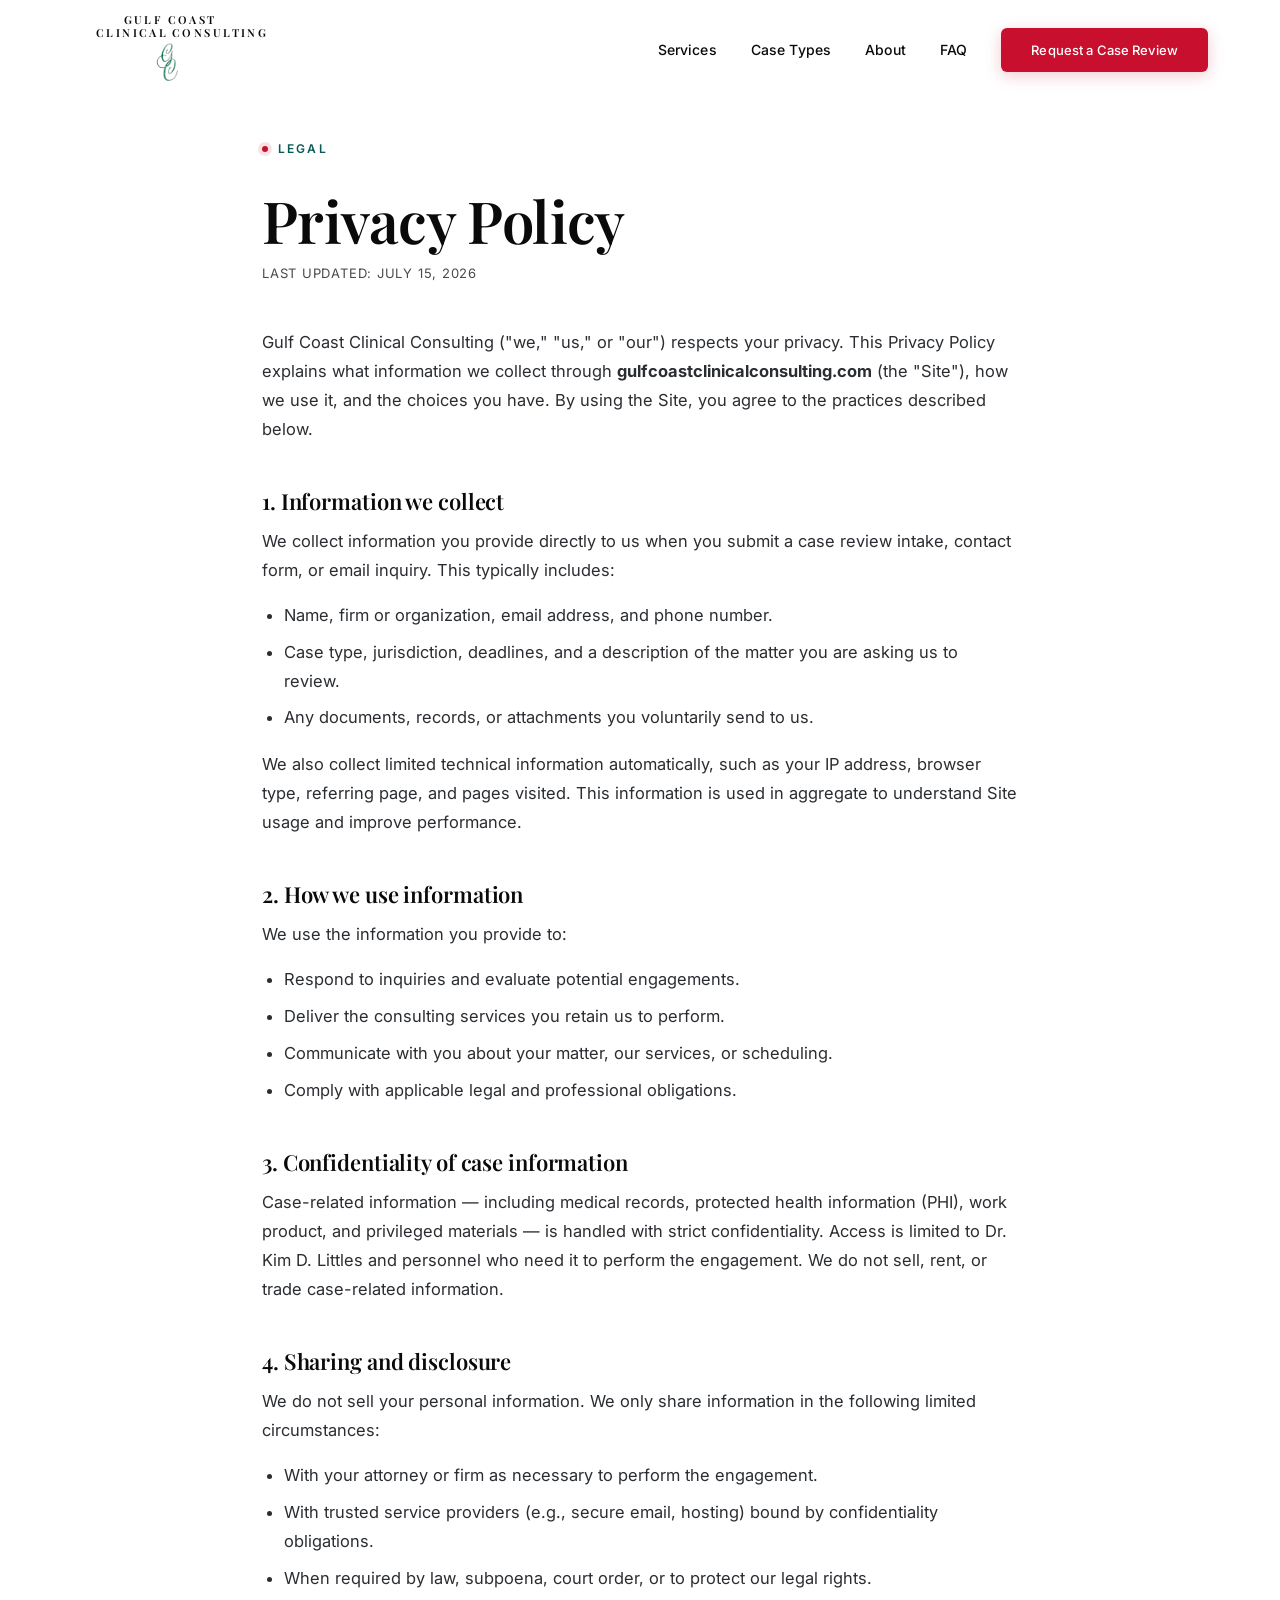
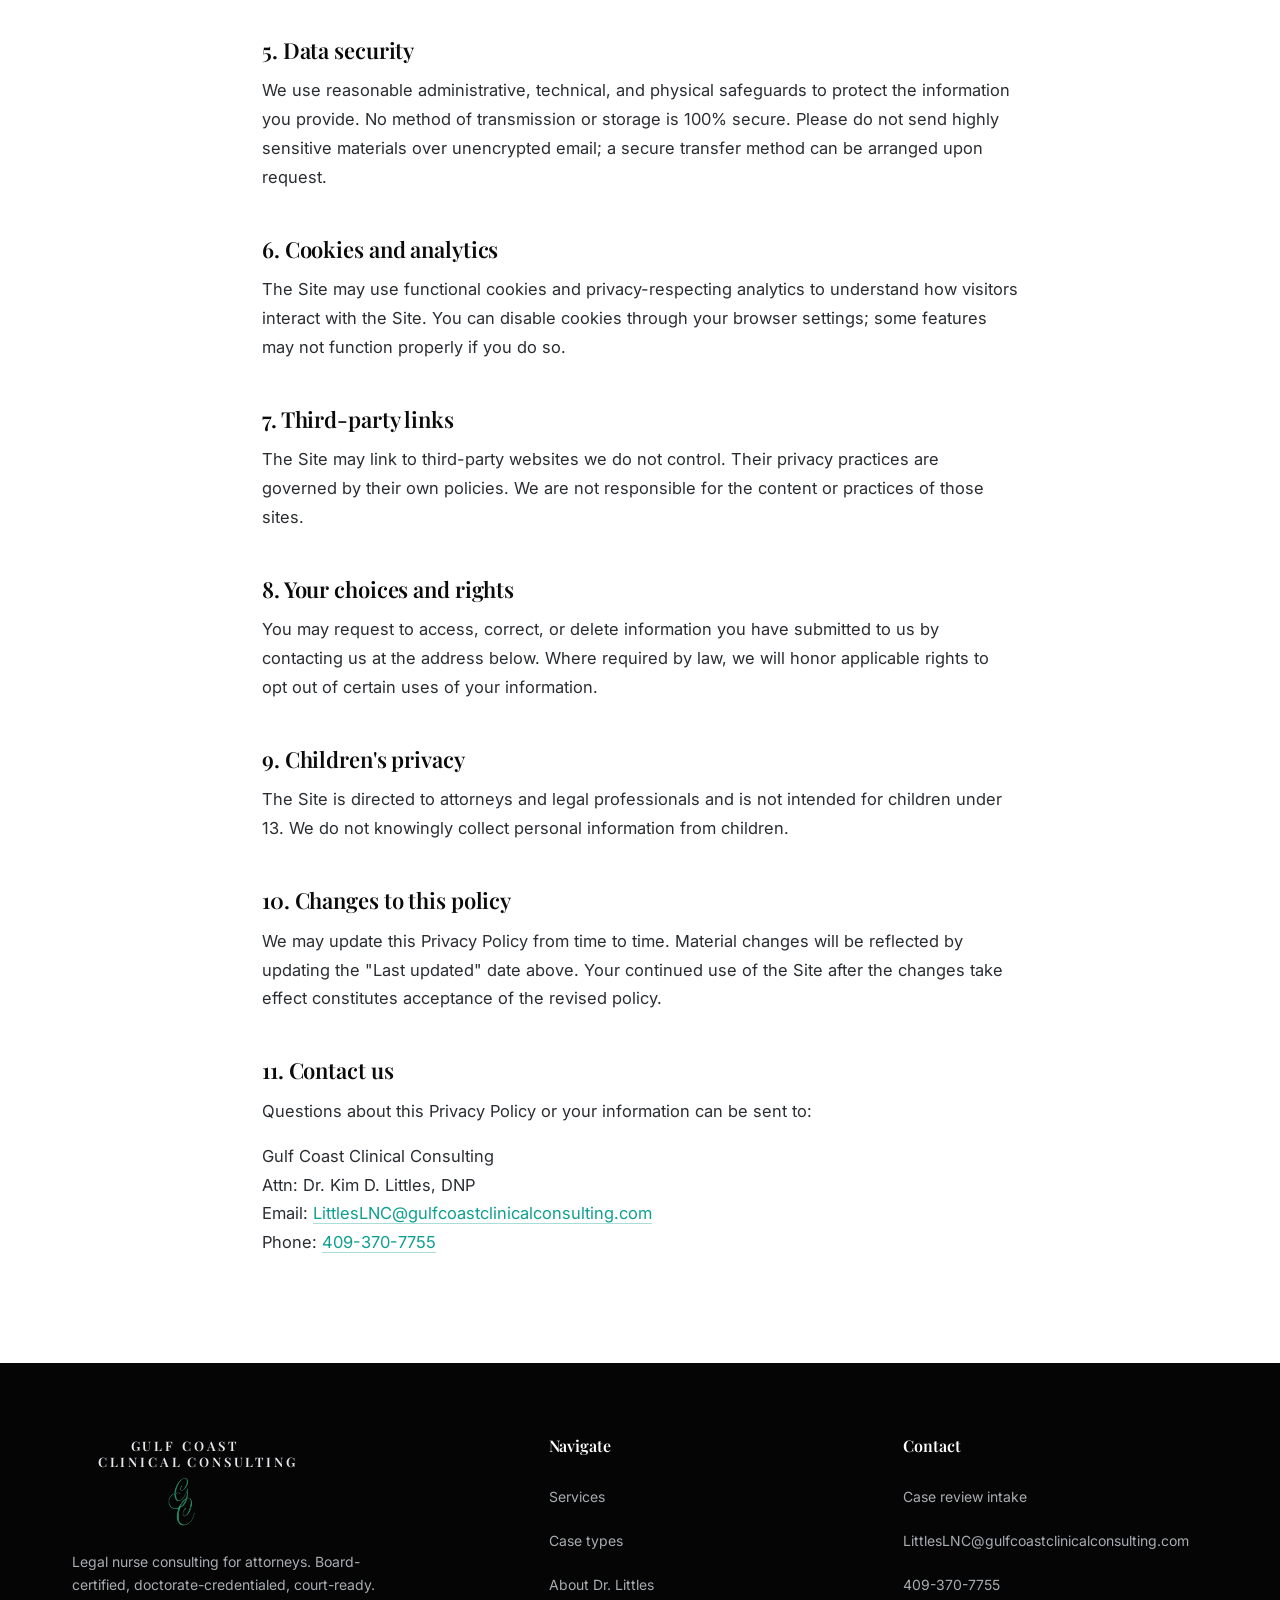
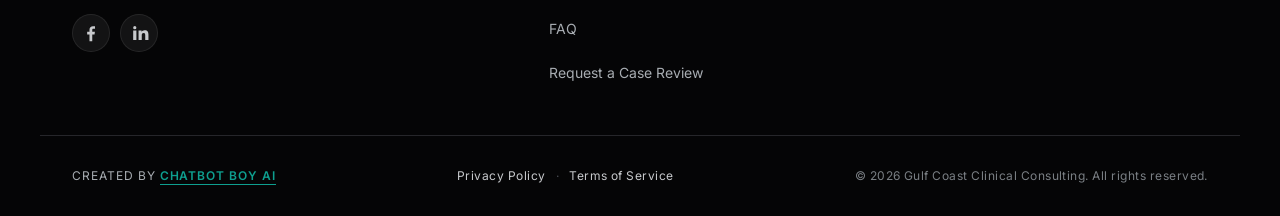
<file: site/privacy.html>
<!doctype html>
<html lang="en">
<head>
<meta charset="utf-8">
<title>Privacy Policy | Gulf Coast Clinical Consulting</title>
<meta name="viewport" content="width=device-width, initial-scale=1">
<meta name="description" content="Privacy Policy for Gulf Coast Clinical Consulting — how we collect, use, and protect information submitted through this site.">
<meta name="robots" content="index,follow">
<meta name="theme-color" content="#0A0A0A">

<link rel="icon" type="image/png" href="assets/gc-mark.png">
<link rel="apple-touch-icon" href="assets/gc-mark.png">

<link rel="preconnect" href="https://fonts.googleapis.com">
<link rel="preconnect" href="https://fonts.gstatic.com" crossorigin>
<link href="https://fonts.googleapis.com/css2?family=Playfair+Display:ital,wght@0,500;0,600;0,700;1,500&family=Inter:wght@300;400;500;600;700&display=swap" rel="stylesheet">

<link rel="stylesheet" href="css/style.css?v=mobiledrawer">
</head>
<body>

<a class="skip" href="#main">Skip to content</a>

<header class="nav" id="nav">
  <div class="nav-inner">
    <a href="index.html#top" class="nav-brand" aria-label="Gulf Coast Clinical Consulting home">
      <span class="nav-brand" aria-label="Gulf Coast Clinical Consulting">
        <span class="nav-brand-text" aria-hidden="true">
          <span class="nav-brand-line">Gulf Coast</span>
          <span class="nav-brand-line nav-brand-line--split">
            <span>Clinical</span>
            <span>Consulting</span>
          </span>
        </span>
        <img src="assets/gc-mark.png" alt="" class="nav-brand-mark">
      </span>
    </a>
    <button class="nav-toggle" aria-label="Open menu" aria-expanded="false" aria-controls="nav-links">
      <span></span><span></span><span></span>
    </button>
    <nav class="nav-links" id="nav-links" aria-label="Primary">
      <a href="index.html#services">Services</a>
      <a href="index.html#cases">Case Types</a>
      <a href="index.html#about">About</a>
      <a href="index.html#faq">FAQ</a>
      <a href="index.html#contact" class="btn btn-primary btn-nav">Request a Case Review</a>
    </nav>
  </div>
</header>

<main id="main">
  <section class="section legal">
    <div class="wrap legal-wrap">
      <header class="legal-head">
        <div class="eyebrow"><span class="dot"></span>Legal</div>
        <h1>Privacy Policy</h1>
        <p class="legal-updated">Last updated: July 15, 2026</p>
      </header>

      <div class="legal-body">
        <p>Gulf Coast Clinical Consulting ("we," "us," or "our") respects your privacy. This Privacy Policy explains what information we collect through <strong>gulfcoastclinicalconsulting.com</strong> (the "Site"), how we use it, and the choices you have. By using the Site, you agree to the practices described below.</p>

        <h2>1. Information we collect</h2>
        <p>We collect information you provide directly to us when you submit a case review intake, contact form, or email inquiry. This typically includes:</p>
        <ul>
          <li>Name, firm or organization, email address, and phone number.</li>
          <li>Case type, jurisdiction, deadlines, and a description of the matter you are asking us to review.</li>
          <li>Any documents, records, or attachments you voluntarily send to us.</li>
        </ul>
        <p>We also collect limited technical information automatically, such as your IP address, browser type, referring page, and pages visited. This information is used in aggregate to understand Site usage and improve performance.</p>

        <h2>2. How we use information</h2>
        <p>We use the information you provide to:</p>
        <ul>
          <li>Respond to inquiries and evaluate potential engagements.</li>
          <li>Deliver the consulting services you retain us to perform.</li>
          <li>Communicate with you about your matter, our services, or scheduling.</li>
          <li>Comply with applicable legal and professional obligations.</li>
        </ul>

        <h2>3. Confidentiality of case information</h2>
        <p>Case-related information — including medical records, protected health information (PHI), work product, and privileged materials — is handled with strict confidentiality. Access is limited to Dr. Kim D. Littles and personnel who need it to perform the engagement. We do not sell, rent, or trade case-related information.</p>

        <h2>4. Sharing and disclosure</h2>
        <p>We do not sell your personal information. We only share information in the following limited circumstances:</p>
        <ul>
          <li>With your attorney or firm as necessary to perform the engagement.</li>
          <li>With trusted service providers (e.g., secure email, hosting) bound by confidentiality obligations.</li>
          <li>When required by law, subpoena, court order, or to protect our legal rights.</li>
        </ul>

        <h2>5. Data security</h2>
        <p>We use reasonable administrative, technical, and physical safeguards to protect the information you provide. No method of transmission or storage is 100% secure. Please do not send highly sensitive materials over unencrypted email; a secure transfer method can be arranged upon request.</p>

        <h2>6. Cookies and analytics</h2>
        <p>The Site may use functional cookies and privacy-respecting analytics to understand how visitors interact with the Site. You can disable cookies through your browser settings; some features may not function properly if you do so.</p>

        <h2>7. Third-party links</h2>
        <p>The Site may link to third-party websites we do not control. Their privacy practices are governed by their own policies. We are not responsible for the content or practices of those sites.</p>

        <h2>8. Your choices and rights</h2>
        <p>You may request to access, correct, or delete information you have submitted to us by contacting us at the address below. Where required by law, we will honor applicable rights to opt out of certain uses of your information.</p>

        <h2>9. Children's privacy</h2>
        <p>The Site is directed to attorneys and legal professionals and is not intended for children under 13. We do not knowingly collect personal information from children.</p>

        <h2>10. Changes to this policy</h2>
        <p>We may update this Privacy Policy from time to time. Material changes will be reflected by updating the "Last updated" date above. Your continued use of the Site after the changes take effect constitutes acceptance of the revised policy.</p>

        <h2>11. Contact us</h2>
        <p>Questions about this Privacy Policy or your information can be sent to:</p>
        <p>
          Gulf Coast Clinical Consulting<br>
          Attn: Dr. Kim D. Littles, DNP<br>
          Email: <a href="mailto:LittlesLNC@gulfcoastclinicalconsulting.com">LittlesLNC@gulfcoastclinicalconsulting.com</a><br>
          Phone: <a href="tel:+14093707755">409-370-7755</a>
        </p>
      </div>
    </div>
  </section>
</main>

<footer class="foot">
  <div class="wrap foot-grid">
    <div class="foot-brand">
      <span class="foot-brand-mark-wrap" aria-label="Gulf Coast Clinical Consulting">
        <span class="foot-brand-text" aria-hidden="true">
          <span class="foot-brand-line">Gulf Coast</span>
          <span class="foot-brand-line foot-brand-line--split">
            <span>Clinical</span>
            <span>Consulting</span>
          </span>
        </span>
        <img src="assets/gc-mark.png" alt="" class="foot-brand-mark">
      </span>
      <p>Legal nurse consulting for attorneys. Board-certified, doctorate-credentialed, court-ready.</p>
      <ul class="foot-social" aria-label="Social media">
        <li>
          <a href="https://www.facebook.com/profile.php?id=61591486393519" target="_blank" rel="noopener noreferrer" aria-label="Follow Gulf Coast Clinical Consulting on Facebook">
            <svg viewBox="0 0 24 24" width="20" height="20" fill="currentColor" aria-hidden="true">
              <path d="M13.5 21.95V13.7h2.77l.42-3.22H13.5V8.42c0-.93.26-1.57 1.6-1.57h1.7V3.97a22.9 22.9 0 0 0-2.48-.13c-2.46 0-4.14 1.5-4.14 4.25v2.39H7.4v3.22h2.78v8.25h3.32Z"/>
            </svg>
          </a>
        </li>
        <li>
          <a href="https://www.linkedin.com/in/dr-kim-littles-dnp-msn-rn-bc-38b594117/" target="_blank" rel="noopener noreferrer" aria-label="Connect with Dr. Kim D. Littles on LinkedIn" data-social="linkedin">
            <svg viewBox="0 0 24 24" width="20" height="20" fill="currentColor" aria-hidden="true">
              <path d="M6.94 7.5A1.94 1.94 0 1 1 6.94 3.62a1.94 1.94 0 0 1 0 3.88ZM5.02 9h3.85v11.5H5.02V9Zm6.32 0h3.69v1.57h.05c.51-.92 1.77-1.9 3.64-1.9 3.9 0 4.62 2.4 4.62 5.52v6.31h-3.85v-5.6c0-1.33-.03-3.05-1.94-3.05-1.94 0-2.24 1.44-2.24 2.95v5.7h-3.85V9Z"/>
            </svg>
          </a>
        </li>
      </ul>
    </div>
    <div class="foot-col">
      <h4>Navigate</h4>
      <ul>
        <li><a href="index.html#services">Services</a></li>
        <li><a href="index.html#cases">Case types</a></li>
        <li><a href="index.html#about">About Dr. Littles</a></li>
        <li><a href="index.html#faq">FAQ</a></li>
        <li><a href="index.html#contact">Request a Case Review</a></li>
      </ul>
    </div>
    <div class="foot-col">
      <h4>Contact</h4>
      <ul>
        <li><a href="index.html#contact">Case review intake</a></li>
        <li><a href="mailto:LittlesLNC@gulfcoastclinicalconsulting.com">LittlesLNC@gulfcoastclinicalconsulting.com</a></li>
        <li><a href="tel:+14093707755">409-370-7755</a></li>
      </ul>
    </div>
  </div>
  <div class="wrap foot-bottom">
    <div class="credit">
      Created by <a href="https://www.chatbotboy.ai/" target="_blank" rel="noopener">Chatbot Boy AI</a>
    </div>
    <nav class="foot-legal" aria-label="Legal">
      <a href="privacy.html">Privacy Policy</a>
      <span aria-hidden="true">&middot;</span>
      <a href="terms.html">Terms of Service</a>
    </nav>
    <div class="copyright">&copy; <span id="year"></span> Gulf Coast Clinical Consulting. All rights reserved.</div>
  </div>
</footer>

<script src="js/main.js" defer></script>
</body>
</html>
</file>
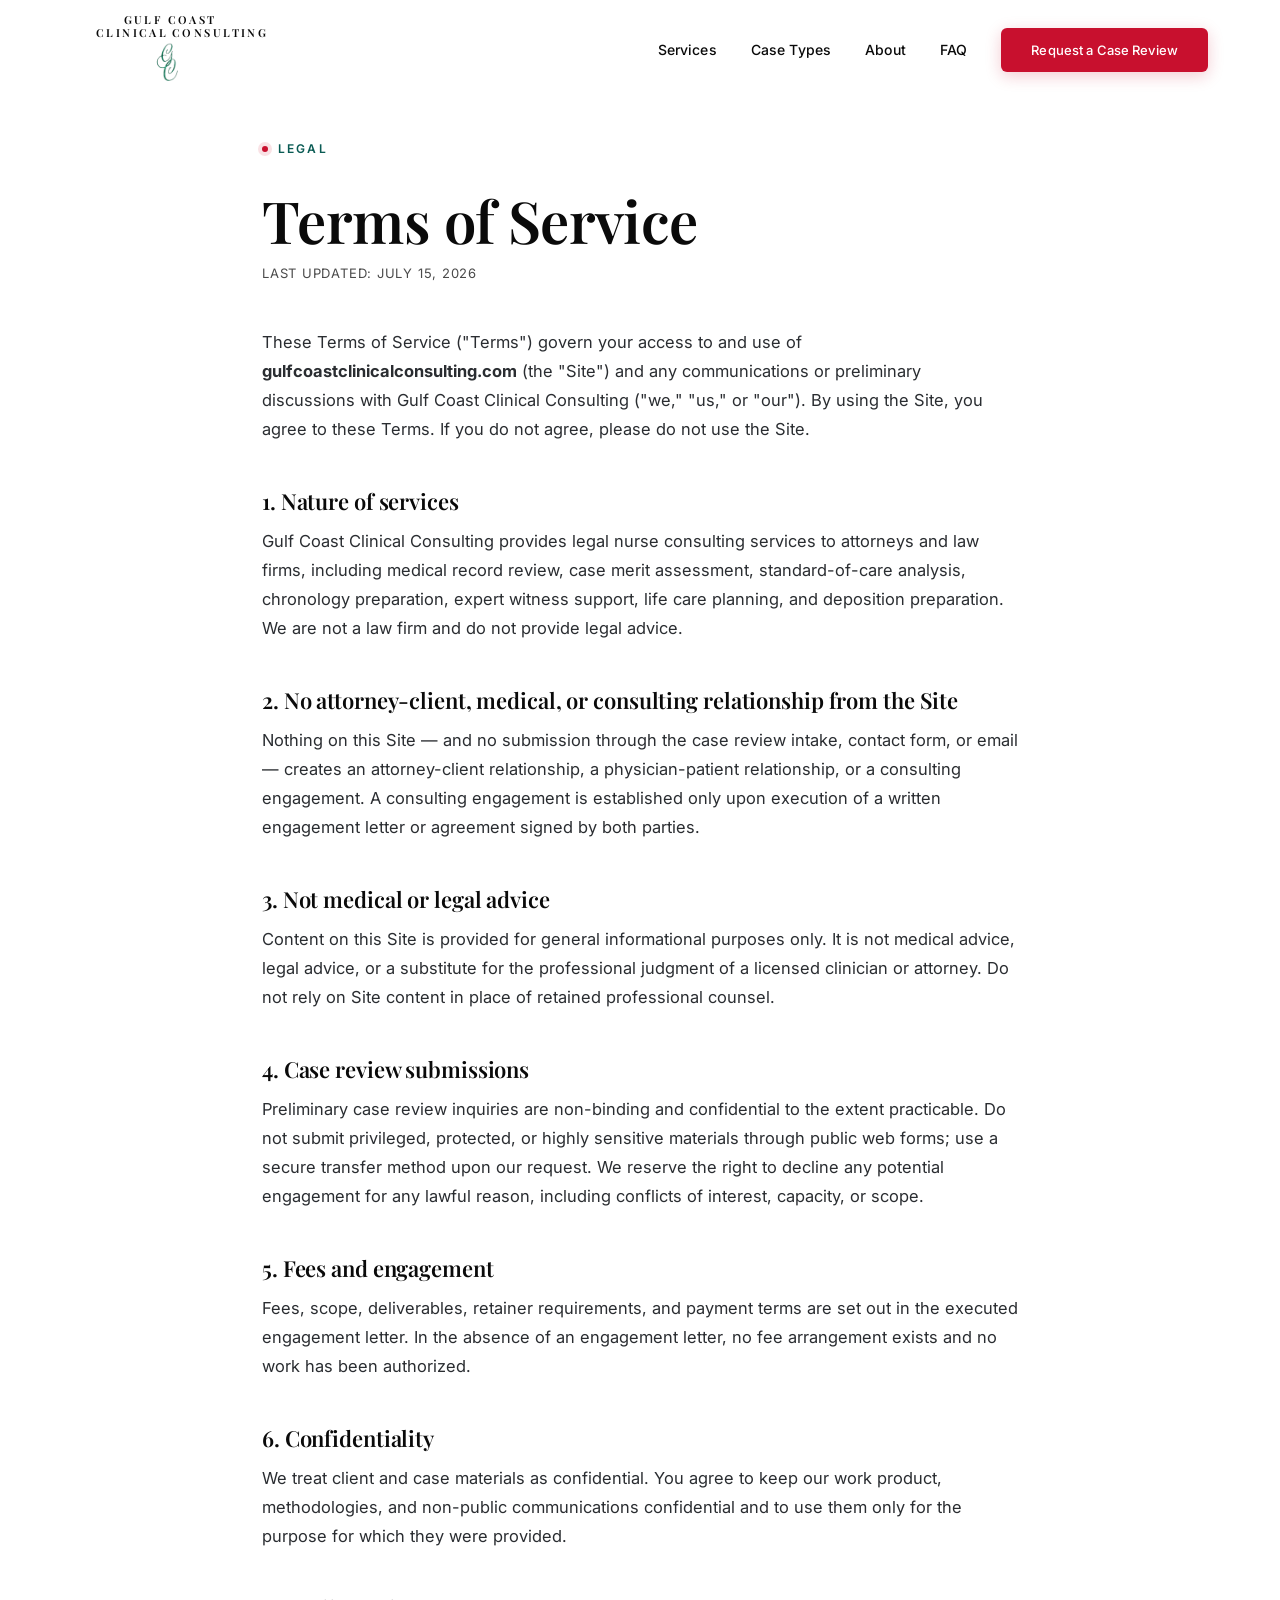
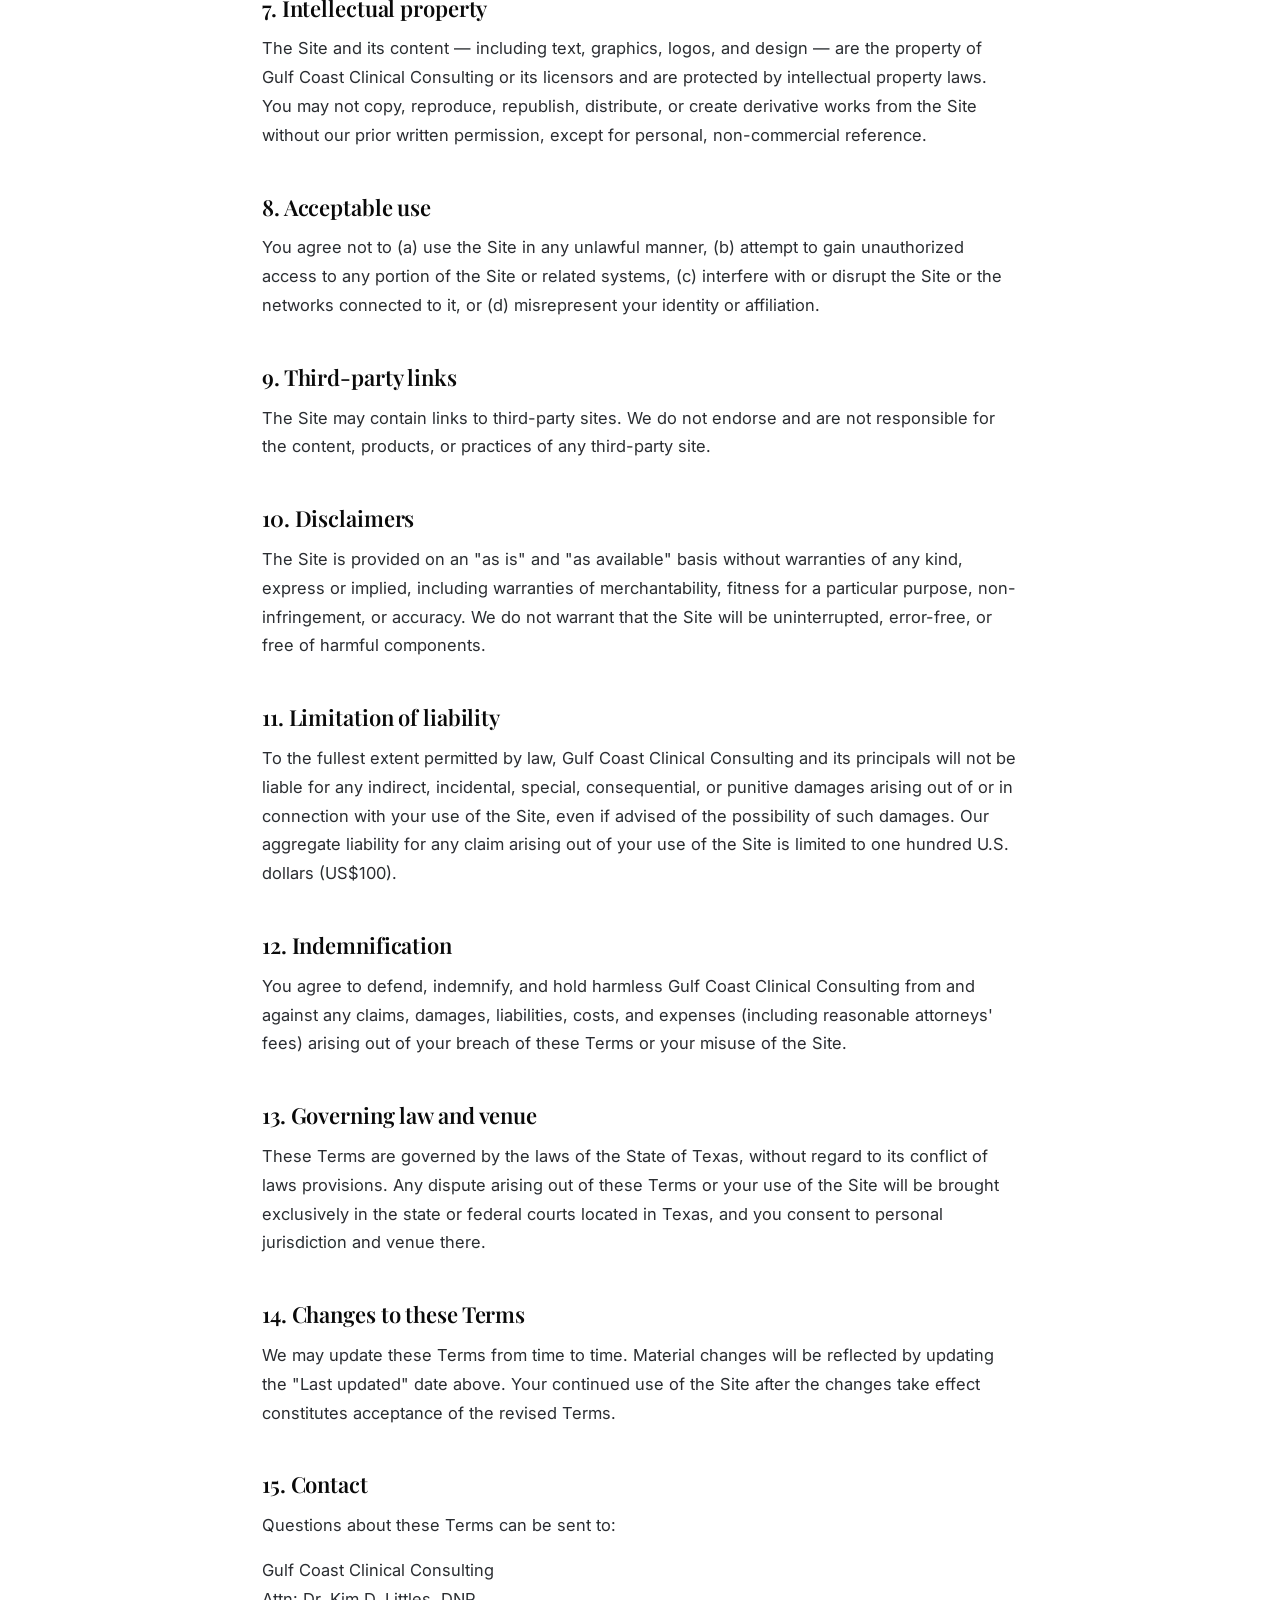
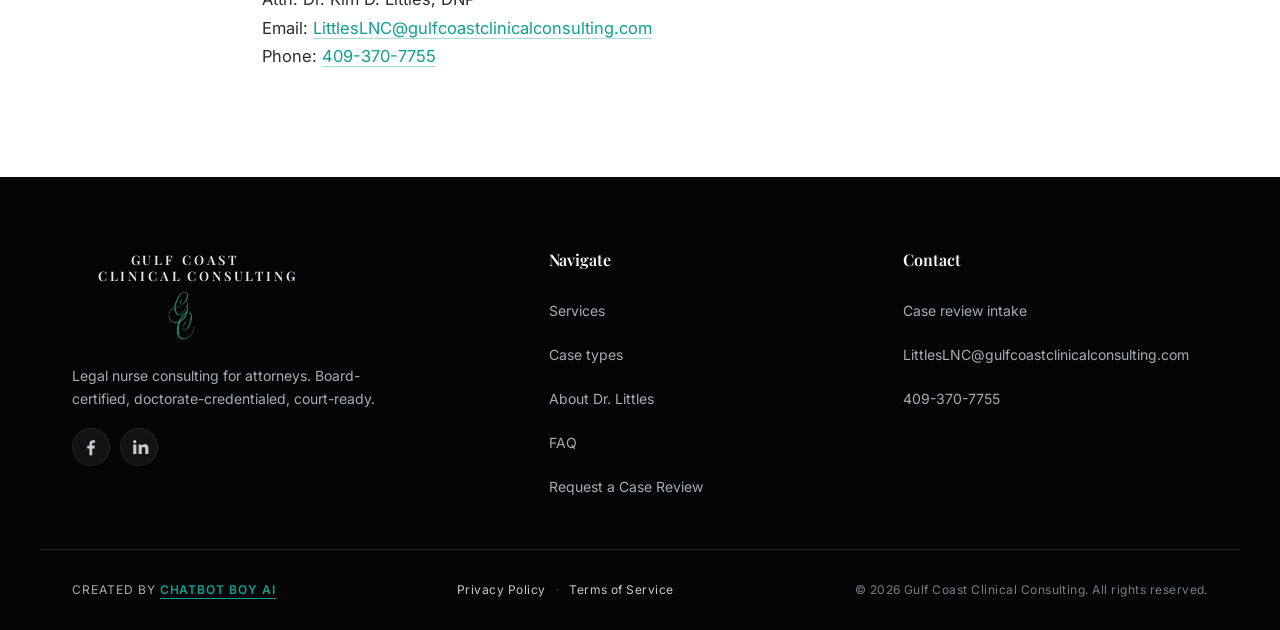
<file: site/terms.html>
<!doctype html>
<html lang="en">
<head>
<meta charset="utf-8">
<title>Terms of Service | Gulf Coast Clinical Consulting</title>
<meta name="viewport" content="width=device-width, initial-scale=1">
<meta name="description" content="Terms of Service for Gulf Coast Clinical Consulting — the terms governing your use of this site and any consulting engagement.">
<meta name="robots" content="index,follow">
<meta name="theme-color" content="#0A0A0A">

<link rel="icon" type="image/png" href="assets/gc-mark.png">
<link rel="apple-touch-icon" href="assets/gc-mark.png">

<link rel="preconnect" href="https://fonts.googleapis.com">
<link rel="preconnect" href="https://fonts.gstatic.com" crossorigin>
<link href="https://fonts.googleapis.com/css2?family=Playfair+Display:ital,wght@0,500;0,600;0,700;1,500&family=Inter:wght@300;400;500;600;700&display=swap" rel="stylesheet">

<link rel="stylesheet" href="css/style.css?v=mobiledrawer">
</head>
<body>

<a class="skip" href="#main">Skip to content</a>

<header class="nav" id="nav">
  <div class="nav-inner">
    <a href="index.html#top" class="nav-brand" aria-label="Gulf Coast Clinical Consulting home">
      <span class="nav-brand" aria-label="Gulf Coast Clinical Consulting">
        <span class="nav-brand-text" aria-hidden="true">
          <span class="nav-brand-line">Gulf Coast</span>
          <span class="nav-brand-line nav-brand-line--split">
            <span>Clinical</span>
            <span>Consulting</span>
          </span>
        </span>
        <img src="assets/gc-mark.png" alt="" class="nav-brand-mark">
      </span>
    </a>
    <button class="nav-toggle" aria-label="Open menu" aria-expanded="false" aria-controls="nav-links">
      <span></span><span></span><span></span>
    </button>
    <nav class="nav-links" id="nav-links" aria-label="Primary">
      <a href="index.html#services">Services</a>
      <a href="index.html#cases">Case Types</a>
      <a href="index.html#about">About</a>
      <a href="index.html#faq">FAQ</a>
      <a href="index.html#contact" class="btn btn-primary btn-nav">Request a Case Review</a>
    </nav>
  </div>
</header>

<main id="main">
  <section class="section legal">
    <div class="wrap legal-wrap">
      <header class="legal-head">
        <div class="eyebrow"><span class="dot"></span>Legal</div>
        <h1>Terms of Service</h1>
        <p class="legal-updated">Last updated: July 15, 2026</p>
      </header>

      <div class="legal-body">
        <p>These Terms of Service ("Terms") govern your access to and use of <strong>gulfcoastclinicalconsulting.com</strong> (the "Site") and any communications or preliminary discussions with Gulf Coast Clinical Consulting ("we," "us," or "our"). By using the Site, you agree to these Terms. If you do not agree, please do not use the Site.</p>

        <h2>1. Nature of services</h2>
        <p>Gulf Coast Clinical Consulting provides legal nurse consulting services to attorneys and law firms, including medical record review, case merit assessment, standard-of-care analysis, chronology preparation, expert witness support, life care planning, and deposition preparation. We are not a law firm and do not provide legal advice.</p>

        <h2>2. No attorney-client, medical, or consulting relationship from the Site</h2>
        <p>Nothing on this Site — and no submission through the case review intake, contact form, or email — creates an attorney-client relationship, a physician-patient relationship, or a consulting engagement. A consulting engagement is established only upon execution of a written engagement letter or agreement signed by both parties.</p>

        <h2>3. Not medical or legal advice</h2>
        <p>Content on this Site is provided for general informational purposes only. It is not medical advice, legal advice, or a substitute for the professional judgment of a licensed clinician or attorney. Do not rely on Site content in place of retained professional counsel.</p>

        <h2>4. Case review submissions</h2>
        <p>Preliminary case review inquiries are non-binding and confidential to the extent practicable. Do not submit privileged, protected, or highly sensitive materials through public web forms; use a secure transfer method upon our request. We reserve the right to decline any potential engagement for any lawful reason, including conflicts of interest, capacity, or scope.</p>

        <h2>5. Fees and engagement</h2>
        <p>Fees, scope, deliverables, retainer requirements, and payment terms are set out in the executed engagement letter. In the absence of an engagement letter, no fee arrangement exists and no work has been authorized.</p>

        <h2>6. Confidentiality</h2>
        <p>We treat client and case materials as confidential. You agree to keep our work product, methodologies, and non-public communications confidential and to use them only for the purpose for which they were provided.</p>

        <h2>7. Intellectual property</h2>
        <p>The Site and its content — including text, graphics, logos, and design — are the property of Gulf Coast Clinical Consulting or its licensors and are protected by intellectual property laws. You may not copy, reproduce, republish, distribute, or create derivative works from the Site without our prior written permission, except for personal, non-commercial reference.</p>

        <h2>8. Acceptable use</h2>
        <p>You agree not to (a) use the Site in any unlawful manner, (b) attempt to gain unauthorized access to any portion of the Site or related systems, (c) interfere with or disrupt the Site or the networks connected to it, or (d) misrepresent your identity or affiliation.</p>

        <h2>9. Third-party links</h2>
        <p>The Site may contain links to third-party sites. We do not endorse and are not responsible for the content, products, or practices of any third-party site.</p>

        <h2>10. Disclaimers</h2>
        <p>The Site is provided on an "as is" and "as available" basis without warranties of any kind, express or implied, including warranties of merchantability, fitness for a particular purpose, non-infringement, or accuracy. We do not warrant that the Site will be uninterrupted, error-free, or free of harmful components.</p>

        <h2>11. Limitation of liability</h2>
        <p>To the fullest extent permitted by law, Gulf Coast Clinical Consulting and its principals will not be liable for any indirect, incidental, special, consequential, or punitive damages arising out of or in connection with your use of the Site, even if advised of the possibility of such damages. Our aggregate liability for any claim arising out of your use of the Site is limited to one hundred U.S. dollars (US$100).</p>

        <h2>12. Indemnification</h2>
        <p>You agree to defend, indemnify, and hold harmless Gulf Coast Clinical Consulting from and against any claims, damages, liabilities, costs, and expenses (including reasonable attorneys' fees) arising out of your breach of these Terms or your misuse of the Site.</p>

        <h2>13. Governing law and venue</h2>
        <p>These Terms are governed by the laws of the State of Texas, without regard to its conflict of laws provisions. Any dispute arising out of these Terms or your use of the Site will be brought exclusively in the state or federal courts located in Texas, and you consent to personal jurisdiction and venue there.</p>

        <h2>14. Changes to these Terms</h2>
        <p>We may update these Terms from time to time. Material changes will be reflected by updating the "Last updated" date above. Your continued use of the Site after the changes take effect constitutes acceptance of the revised Terms.</p>

        <h2>15. Contact</h2>
        <p>Questions about these Terms can be sent to:</p>
        <p>
          Gulf Coast Clinical Consulting<br>
          Attn: Dr. Kim D. Littles, DNP<br>
          Email: <a href="mailto:LittlesLNC@gulfcoastclinicalconsulting.com">LittlesLNC@gulfcoastclinicalconsulting.com</a><br>
          Phone: <a href="tel:+14093707755">409-370-7755</a>
        </p>
      </div>
    </div>
  </section>
</main>

<footer class="foot">
  <div class="wrap foot-grid">
    <div class="foot-brand">
      <span class="foot-brand-mark-wrap" aria-label="Gulf Coast Clinical Consulting">
        <span class="foot-brand-text" aria-hidden="true">
          <span class="foot-brand-line">Gulf Coast</span>
          <span class="foot-brand-line foot-brand-line--split">
            <span>Clinical</span>
            <span>Consulting</span>
          </span>
        </span>
        <img src="assets/gc-mark.png" alt="" class="foot-brand-mark">
      </span>
      <p>Legal nurse consulting for attorneys. Board-certified, doctorate-credentialed, court-ready.</p>
      <ul class="foot-social" aria-label="Social media">
        <li>
          <a href="https://www.facebook.com/profile.php?id=61591486393519" target="_blank" rel="noopener noreferrer" aria-label="Follow Gulf Coast Clinical Consulting on Facebook">
            <svg viewBox="0 0 24 24" width="20" height="20" fill="currentColor" aria-hidden="true">
              <path d="M13.5 21.95V13.7h2.77l.42-3.22H13.5V8.42c0-.93.26-1.57 1.6-1.57h1.7V3.97a22.9 22.9 0 0 0-2.48-.13c-2.46 0-4.14 1.5-4.14 4.25v2.39H7.4v3.22h2.78v8.25h3.32Z"/>
            </svg>
          </a>
        </li>
        <li>
          <a href="https://www.linkedin.com/in/dr-kim-littles-dnp-msn-rn-bc-38b594117/" target="_blank" rel="noopener noreferrer" aria-label="Connect with Dr. Kim D. Littles on LinkedIn" data-social="linkedin">
            <svg viewBox="0 0 24 24" width="20" height="20" fill="currentColor" aria-hidden="true">
              <path d="M6.94 7.5A1.94 1.94 0 1 1 6.94 3.62a1.94 1.94 0 0 1 0 3.88ZM5.02 9h3.85v11.5H5.02V9Zm6.32 0h3.69v1.57h.05c.51-.92 1.77-1.9 3.64-1.9 3.9 0 4.62 2.4 4.62 5.52v6.31h-3.85v-5.6c0-1.33-.03-3.05-1.94-3.05-1.94 0-2.24 1.44-2.24 2.95v5.7h-3.85V9Z"/>
            </svg>
          </a>
        </li>
      </ul>
    </div>
    <div class="foot-col">
      <h4>Navigate</h4>
      <ul>
        <li><a href="index.html#services">Services</a></li>
        <li><a href="index.html#cases">Case types</a></li>
        <li><a href="index.html#about">About Dr. Littles</a></li>
        <li><a href="index.html#faq">FAQ</a></li>
        <li><a href="index.html#contact">Request a Case Review</a></li>
      </ul>
    </div>
    <div class="foot-col">
      <h4>Contact</h4>
      <ul>
        <li><a href="index.html#contact">Case review intake</a></li>
        <li><a href="mailto:LittlesLNC@gulfcoastclinicalconsulting.com">LittlesLNC@gulfcoastclinicalconsulting.com</a></li>
        <li><a href="tel:+14093707755">409-370-7755</a></li>
      </ul>
    </div>
  </div>
  <div class="wrap foot-bottom">
    <div class="credit">
      Created by <a href="https://www.chatbotboy.ai/" target="_blank" rel="noopener">Chatbot Boy AI</a>
    </div>
    <nav class="foot-legal" aria-label="Legal">
      <a href="privacy.html">Privacy Policy</a>
      <span aria-hidden="true">&middot;</span>
      <a href="terms.html">Terms of Service</a>
    </nav>
    <div class="copyright">&copy; <span id="year"></span> Gulf Coast Clinical Consulting. All rights reserved.</div>
  </div>
</footer>

<script src="js/main.js" defer></script>
</body>
</html>
</file>
<file: site/css/style.css>
/* Gulf Coast Clinical Consulting
   Palette: ink #0A0A0A, paper #FFFFFF, bone #F5F2EC, teal #0E9F8F, deep-teal #0A5B54, red #C8102E */

:root{
  --ink:#0A0A0A;
  --ink-2:#1a1a1a;
  --paper:#FFFFFF;
  --bone:#F5F2EC;
  --teal:#0E9F8F;
  --teal-2:#0A5B54;
  --red:#C8102E;
  --muted:#4A4A4A;
  --muted-2:#7a7a7a;
  --hairline:#e5e1d8;
  --hairline-dark:#26262a;
  --nav-h:74px;

  --f-serif:'Playfair Display', Georgia, serif;
  --f-sans:'Inter', -apple-system, BlinkMacSystemFont, 'Segoe UI', Roboto, sans-serif;

  --ease-out:cubic-bezier(.2,.7,.2,1);
  --shadow-1:0 1px 2px rgba(0,0,0,.04);
  --shadow-2:0 12px 40px rgba(0,0,0,.08);
}

*,*::before,*::after{box-sizing:border-box}
html,body{margin:0;padding:0}
html{scroll-behavior:smooth}
body{
  background:var(--paper);
  color:var(--ink);
  font-family:var(--f-sans);
  font-size:16px;
  line-height:1.6;
  -webkit-font-smoothing:antialiased;
  overflow-x:hidden;
}
body.no-scroll{overflow:hidden}
img{max-width:100%;display:block}
a{color:inherit;text-decoration:none}
button{font:inherit;cursor:pointer;background:none;border:none;color:inherit}

.wrap{max-width:1200px;margin:0 auto;padding:0 32px;position:relative}

.serif{font-family:var(--f-serif)}
.serif-i{font-family:var(--f-serif);font-style:italic;font-weight:500;color:var(--teal)}

.skip{position:absolute;left:-9999px;top:0;background:var(--ink);color:var(--paper);padding:10px 16px;z-index:200}
.skip:focus{left:0}

/* =================== NAV =================== */
.nav{
  position:fixed;top:0;left:0;right:0;z-index:100;
  background:rgba(255,255,255,.85);
  backdrop-filter:blur(12px);
  -webkit-backdrop-filter:blur(12px);
  border-bottom:1px solid transparent;
  transition:background .25s var(--ease-out),border-color .25s var(--ease-out),padding .25s var(--ease-out);
}
.nav.scrolled{border-bottom:1px solid var(--hairline);background:rgba(255,255,255,.94)}
.nav-inner{
  max-width:1200px;margin:0 auto;padding:14px 32px;
  display:flex;align-items:center;justify-content:space-between;gap:24px;
  min-height:var(--nav-h);
}
.nav-brand{display:flex;align-items:center;position:relative;z-index:101}
.nav-brand{
  display:inline-flex;flex-direction:column;align-items:center;gap:4px;
  text-decoration:none;line-height:1;
  transition:transform .25s var(--ease-out);
}
.nav-brand-text{display:flex;flex-direction:column;align-items:center;gap:2px}
.nav-brand-line{
  font-family:var(--f-serif);
  font-size:11px;
  font-weight:600;
  letter-spacing:.22em;
  text-transform:uppercase;
  color:var(--ink);
  white-space:nowrap;
}
.nav-brand-line--split{
  display:grid;grid-template-columns:1fr 1fr;column-gap:.35em;align-items:baseline;
}
.nav-brand-line--split > span:first-child{justify-self:end}
.nav-brand-line--split > span:last-child{justify-self:start}
.nav-brand-mark{
  height:44px;width:auto;display:block;
  transition:height .25s var(--ease-out);
}
.nav.scrolled .nav-brand-line{font-size:10.5px}
.nav.scrolled .nav-brand-mark{height:36px}

.nav-links{display:flex;align-items:center;gap:34px}
.nav-links a{
  font-size:14px;font-weight:500;color:var(--ink);
  letter-spacing:.01em;position:relative;padding:6px 0;
}
.nav-links a:not(.btn)::after{
  content:"";position:absolute;left:0;bottom:0;height:1px;width:0;background:var(--teal);
  transition:width .25s var(--ease-out);
}
.nav-links a:not(.btn):hover::after{width:100%}
.nav-links a.btn{color:var(--paper)}

.nav-toggle{
  display:none;position:relative;width:44px;height:44px;
  padding:10px;border-radius:8px;z-index:101;
}
.nav-toggle span{
  display:block;width:24px;height:2px;background:var(--ink);border-radius:2px;
  transition:transform .25s var(--ease-out),opacity .25s var(--ease-out);
}
.nav-toggle span + span{margin-top:5px}
.nav-toggle[aria-expanded="true"] span:nth-child(1){transform:translateY(7px) rotate(45deg)}
.nav-toggle[aria-expanded="true"] span:nth-child(2){opacity:0}
.nav-toggle[aria-expanded="true"] span:nth-child(3){transform:translateY(-7px) rotate(-45deg)}

/* =================== BUTTONS =================== */
.btn{
  display:inline-flex;align-items:center;justify-content:center;
  padding:14px 26px;font-size:14px;font-weight:600;letter-spacing:.02em;
  border-radius:6px;transition:transform .2s var(--ease-out),background .2s var(--ease-out),box-shadow .25s var(--ease-out);
  white-space:nowrap;line-height:1;min-height:44px;
}
.btn-primary{background:var(--red);color:var(--paper);box-shadow:0 4px 16px rgba(200,16,46,.22)}
.btn-primary:hover{transform:translateY(-1px);background:#a30d24;box-shadow:0 8px 24px rgba(200,16,46,.32)}
.btn-ghost{background:transparent;color:var(--ink);border:1px solid var(--ink)}
.btn-ghost:hover{background:var(--ink);color:var(--paper)}
.btn-nav,.nav-links a.btn-nav{padding:11px 30px;font-size:13px}
.btn-block{width:100%;padding:18px 26px;font-size:15px}

/* =================== REVEAL =================== */
.reveal{opacity:0;transform:translateY(24px);transition:opacity .8s var(--ease-out),transform .8s var(--ease-out)}
.reveal.in{opacity:1;transform:none}
@media (prefers-reduced-motion:reduce){
  .reveal{opacity:1;transform:none;transition:none}
  *{animation:none !important;transition:none !important}
}

/* =================== HERO =================== */
.hero{
  padding:calc(var(--nav-h) + 60px) 0 90px;
  background:var(--ink);
  color:var(--paper);
  position:relative;overflow:hidden;
  min-height:min(100vh,880px);
  display:flex;align-items:center;
}
.hero::before{display:none}
.hero-bg{position:absolute;inset:0;z-index:0;overflow:hidden;pointer-events:none}
.hero-bg-media{
  position:absolute;inset:0;width:100%;height:100%;
  object-fit:cover;object-position:center 10%;
}
.hero-overlay{
  position:absolute;inset:0;z-index:1;pointer-events:none;
  background:
    linear-gradient(90deg, rgba(10,10,10,.95) 0%, rgba(10,10,10,.88) 40%, rgba(10,10,10,.55) 70%, rgba(10,10,10,.20) 100%),
    linear-gradient(180deg, rgba(10,10,10,.55) 0%, rgba(10,10,10,.25) 35%, rgba(10,10,10,.60) 100%);
}
.hero-grid{
  max-width:1200px;margin:0 auto;padding:0 32px;position:relative;z-index:2;
  width:100%;
  display:grid;grid-template-columns:minmax(0,720px);
}
.hero-copy{color:var(--paper);text-shadow:0 1px 2px rgba(0,0,0,.55)}
.hero h1{color:var(--paper);text-shadow:0 2px 8px rgba(0,0,0,.55)}
.hero .lede{color:#fff}
.hero-meta{color:#fff;font-weight:500}
.hero-meta .teal-tick{color:#7fe0d1;text-shadow:none}
.hero .eyebrow{color:#7fe0d1;text-shadow:0 1px 3px rgba(0,0,0,.6)}
.btn-on-dark{color:var(--paper);border-color:rgba(255,255,255,.55)}
.btn-on-dark:hover{background:var(--paper);color:var(--ink);border-color:var(--paper)}

.eyebrow{
  display:inline-flex;align-items:center;gap:10px;
  font-size:12px;font-weight:600;letter-spacing:.18em;text-transform:uppercase;
  color:var(--teal-2);margin-bottom:22px;
}
.eyebrow.light{color:var(--teal)}
.eyebrow .dot{width:6px;height:6px;border-radius:50%;background:var(--red);box-shadow:0 0 0 4px rgba(200,16,46,.12)}

.hero h1{
  font-family:var(--f-serif);font-weight:600;font-size:clamp(46px,6.4vw,88px);
  line-height:1.02;letter-spacing:-.015em;margin:0 0 22px;
}
.hero .lede{
  font-size:19px;color:#fff;line-height:1.6;max-width:560px;margin:0 0 32px;
  text-shadow:0 1px 3px rgba(0,0,0,.6);
}
.hero-ctas{display:flex;flex-wrap:wrap;gap:14px;margin-bottom:34px}
.hero-meta{
  list-style:none;padding:0;margin:0;display:flex;flex-wrap:wrap;gap:22px;
  font-size:14px;color:#fff;font-weight:500;
  text-shadow:0 1px 3px rgba(0,0,0,.6);
}
.hero-meta li{display:inline-flex;align-items:center;gap:8px;padding:.5rem 0;min-height:36px}
.teal-tick{color:var(--teal);font-weight:700}

/* Portrait */
.hero-visual{position:relative;display:flex;justify-content:center;align-items:center}
.portrait-frame{
  position:relative;width:100%;max-width:480px;aspect-ratio:1/1.05;
  border-radius:18px;overflow:hidden;
  box-shadow:var(--shadow-2), 0 0 0 1px rgba(0,0,0,.04);
}
.frame-glow{
  position:absolute;inset:-20%;background:
    radial-gradient(50% 50% at 30% 30%, rgba(14,159,143,.35), transparent 60%),
    radial-gradient(50% 50% at 70% 70%, rgba(10,91,84,.30), transparent 60%);
  filter:blur(30px);z-index:0;
}
.portrait{
  position:relative;z-index:1;width:100%;height:100%;object-fit:cover;object-position:center 25%;
  transform:scale(1.02);
}
.portrait-caption{
  position:absolute;left:20px;bottom:20px;z-index:2;
  background:rgba(10,10,10,.78);color:var(--paper);
  padding:12px 16px;border-radius:10px;backdrop-filter:blur(6px);
  border-left:3px solid var(--teal);
}
.portrait-caption .serif{font-size:17px;line-height:1.1;letter-spacing:.005em}
.portrait-caption .cred{font-size:11px;letter-spacing:.16em;text-transform:uppercase;color:#c7d3d2;margin-top:4px}

/* Decorative frame lines */
.portrait-frame::before,.portrait-frame::after{
  content:"";position:absolute;z-index:3;pointer-events:none;
  width:38px;height:38px;border:1.5px solid var(--teal);
}
.portrait-frame::before{top:14px;left:14px;border-right:none;border-bottom:none}
.portrait-frame::after{bottom:14px;right:14px;border-left:none;border-top:none}

/* =================== BAND =================== */
.band{background:var(--ink);color:var(--paper);padding:56px 0;position:relative;overflow:hidden}
.band::before{
  content:"";position:absolute;inset:0;pointer-events:none;
  background:
    radial-gradient(500px 200px at 10% 50%, rgba(14,159,143,.18), transparent 60%),
    radial-gradient(500px 200px at 90% 50%, rgba(200,16,46,.10), transparent 60%);
}
.band-grid{
  display:grid;grid-template-columns:1fr auto 1fr auto 1fr auto 1fr;align-items:center;gap:26px;
  position:relative;
}
.band-item{text-align:center;padding:8px 0}
.band-num{
  font-family:var(--f-serif);font-size:clamp(38px,5vw,60px);line-height:1;color:var(--paper);
  letter-spacing:-.01em;font-weight:500;display:inline-block;
}
.band-suffix{font-family:var(--f-serif);font-size:clamp(28px,3.5vw,42px);color:var(--teal);display:inline-block;transform:translateY(-8px);margin-left:2px}
.band-label{
  margin-top:8px;font-size:12px;letter-spacing:.18em;text-transform:uppercase;color:#b7bfbe;
}
.divider{width:1px;height:60px;background:linear-gradient(to bottom, transparent, rgba(255,255,255,.22), transparent)}

/* =================== SECTIONS =================== */
.section{padding:110px 0}
.section-head{max-width:780px;margin-bottom:56px}
.section-head.center{margin-left:auto;margin-right:auto;text-align:center}
.section-head h2{
  font-family:var(--f-serif);font-weight:600;font-size:clamp(34px,4.2vw,54px);
  line-height:1.1;letter-spacing:-.01em;margin:0 0 16px;
}
.section-lede{font-size:17px;color:var(--muted);max-width:640px;line-height:1.65}
.section-head.center .section-lede{margin-left:auto;margin-right:auto}

/* =================== SERVICES =================== */
.services{
  display:grid;grid-template-columns:repeat(3,1fr);gap:20px;
}
.service{
  background:var(--paper);border:1px solid var(--hairline);border-radius:12px;
  padding:34px 30px 32px;position:relative;overflow:hidden;
  transition:transform .3s var(--ease-out),box-shadow .3s var(--ease-out),border-color .3s var(--ease-out);
}
.service::before{
  content:"";position:absolute;top:0;left:0;right:0;height:2px;
  background:linear-gradient(to right, var(--teal), var(--teal-2));
  transform:scaleX(0);transform-origin:left;transition:transform .35s var(--ease-out);
}
.service:hover{transform:translateY(-4px);box-shadow:var(--shadow-2);border-color:transparent}
.service:hover::before{transform:scaleX(1)}
.service-num{
  font-family:var(--f-serif);font-size:14px;color:var(--teal);letter-spacing:.16em;
  margin-bottom:18px;font-weight:500;
}
.service h3{
  font-family:var(--f-serif);font-weight:600;font-size:22px;line-height:1.25;
  margin:0 0 12px;letter-spacing:-.005em;
}
.service p{font-size:15px;color:var(--muted);margin:0;line-height:1.65}

/* =================== CASE STRIP =================== */
.case-strip{background:var(--bone);padding:100px 0 90px;overflow:hidden}
.marquee{
  margin-top:16px;padding:24px 0;position:relative;
  border-top:1px solid var(--hairline);border-bottom:1px solid var(--hairline);
  background:var(--paper);
}
.marquee-track{
  display:flex;gap:26px;align-items:center;
  animation:marquee 40s linear infinite;
  will-change:transform;
  width:max-content;
}
.marquee-track span{
  font-family:var(--f-serif);font-size:clamp(24px,3.4vw,42px);color:var(--ink);
  white-space:nowrap;font-weight:500;letter-spacing:-.005em;
}
.marquee-track .sep{color:var(--teal);font-size:26px}
@keyframes marquee{
  from{transform:translateX(0)}
  to{transform:translateX(-50%)}
}
.marquee:hover .marquee-track{animation-play-state:paused}
.case-note{margin-top:36px;text-align:center;font-size:16px;color:var(--muted);max-width:620px;margin-left:auto;margin-right:auto}

/* =================== ABOUT =================== */
.about{background:var(--paper)}
.about-grid{display:grid;grid-template-columns:.85fr 1.15fr;gap:70px;align-items:center}
.about-visual{position:relative}
.about-portrait{
  width:100%;border-radius:14px;object-fit:cover;aspect-ratio:1/1.1;
  box-shadow:var(--shadow-2);
}
.about-plate{
  position:absolute;bottom:-24px;right:-16px;
  background:var(--ink);color:var(--paper);padding:18px 22px;border-radius:12px;
  border-left:4px solid var(--red);
  box-shadow:var(--shadow-2);
}
.about-plate .serif{font-size:20px;line-height:1.1;margin-bottom:4px}
.about-plate div:last-child{font-size:11px;letter-spacing:.16em;color:#c7d3d2}

.about-copy h2{margin-bottom:20px}
.about-copy p{font-size:16px;color:var(--muted);line-height:1.72;margin:0 0 16px}
.cred-list{list-style:none;padding:0;margin:26px 0 30px;display:grid;grid-template-columns:1fr 1fr;gap:12px}
.cred-list li{
  padding:14px 16px;background:var(--bone);border-left:3px solid var(--teal);border-radius:6px;
  font-size:14px;color:var(--ink);
}
.cred-list li b{color:var(--teal-2);font-weight:700;margin-right:8px;font-size:13px;letter-spacing:.04em}
.specialties{margin:26px 0 6px}
.specialties-label{
  font-size:12px;font-weight:700;letter-spacing:.14em;text-transform:uppercase;
  color:var(--teal-2);margin-bottom:12px;
}
.specialty-tags{list-style:none;padding:0;margin:0;display:flex;flex-wrap:wrap;gap:8px}
.specialty-tags li{
  padding:8px 14px;border:1px solid rgba(14,159,143,.35);border-radius:999px;
  background:rgba(14,159,143,.06);color:var(--ink);
  font-size:13px;font-weight:500;letter-spacing:.02em;line-height:1;
}

/* =================== WHY =================== */
.why{background:var(--bone)}
.why-grid{display:grid;grid-template-columns:repeat(3,1fr);gap:22px}
.why-card{
  background:var(--paper);border-radius:14px;padding:34px 30px;
  border:1px solid var(--hairline);
  transition:transform .3s var(--ease-out),box-shadow .3s var(--ease-out);
}
.why-card:hover{transform:translateY(-4px);box-shadow:var(--shadow-2)}
.why-icon{
  width:56px;height:56px;border-radius:12px;background:rgba(14,159,143,.10);
  color:var(--teal-2);display:flex;align-items:center;justify-content:center;margin-bottom:22px;
}
.why-card h3{font-family:var(--f-serif);font-weight:600;font-size:22px;line-height:1.25;margin:0 0 10px}
.why-card p{font-size:15px;color:var(--muted);line-height:1.65;margin:0}

/* =================== TESTIMONIAL =================== */
.testimonial{background:var(--ink);color:var(--paper);padding:100px 0;position:relative;overflow:hidden}
.testimonial::before{
  content:"";position:absolute;inset:0;pointer-events:none;
  background:radial-gradient(600px 300px at 20% 50%, rgba(14,159,143,.14), transparent 60%);
}
.quotes{display:grid;grid-template-columns:1fr 1fr;gap:30px;position:relative}
.quote{
  margin:0;padding:34px 32px;border-left:3px solid var(--teal);
  background:rgba(255,255,255,.03);border-radius:12px;
}
.serif-q{
  font-family:var(--f-serif);font-style:italic;font-size:22px;line-height:1.45;
  color:var(--paper);margin:0 0 20px;letter-spacing:.005em;font-weight:500;
}
.quote cite{font-style:normal;font-size:13px;color:#c7d3d2;letter-spacing:.06em}
.quote cite b{color:var(--paper);font-weight:600;font-size:14px;letter-spacing:.01em}
.quote cite span{color:var(--muted-2);font-size:12px}

/* =================== FAQ =================== */
.faq{background:var(--paper)}
.faq-grid{display:grid;grid-template-columns:.85fr 1.15fr;gap:70px;align-items:start}
.faq-intro h2{margin-bottom:16px}
.faq-intro p{color:var(--muted);font-size:16px;line-height:1.65}
.faq-list{border-top:1px solid var(--hairline)}
.faq-list details{
  border-bottom:1px solid var(--hairline);padding:22px 0;transition:padding .2s var(--ease-out);
}
.faq-list summary{
  cursor:pointer;list-style:none;font-family:var(--f-serif);font-size:20px;font-weight:600;
  color:var(--ink);position:relative;padding-right:40px;line-height:1.35;
  min-height:44px;display:flex;align-items:center;
}
.faq-list summary::-webkit-details-marker{display:none}
.faq-list summary::after{
  content:"+";position:absolute;right:0;top:50%;transform:translateY(-50%);
  font-family:var(--f-sans);color:var(--teal);font-size:26px;font-weight:400;
  transition:transform .25s var(--ease-out);
}
.faq-list details[open] summary::after{content:"\2212"}
.faq-list details[open] summary{color:var(--teal-2)}
.faq-list details p{font-size:15px;color:var(--muted);line-height:1.7;margin:14px 0 4px;padding-right:40px}

/* =================== CONTACT =================== */
.contact{
  background:linear-gradient(180deg, var(--ink) 0%, #171719 100%);
  color:var(--paper);padding:110px 0;position:relative;overflow:hidden;
}
.contact::before{
  content:"";position:absolute;inset:0;pointer-events:none;
  background:
    radial-gradient(500px 300px at 85% 25%, rgba(14,159,143,.18), transparent 60%),
    radial-gradient(500px 300px at 15% 85%, rgba(200,16,46,.10), transparent 60%);
}
.contact-grid{display:grid;grid-template-columns:1fr 1.05fr;gap:70px;align-items:start;position:relative}
.contact-copy h2{color:var(--paper);margin-bottom:18px}
.contact-copy .serif-i{color:var(--teal)}
.contact-copy p{color:#c7c9cc;font-size:16.5px;line-height:1.7;margin:0 0 26px}
.contact-meta{list-style:none;padding:0;margin:0}
.contact-meta li{
  padding:12px 0;border-top:1px solid rgba(255,255,255,.08);
  font-size:14px;color:#b7bfbe;
}
.contact-meta li:first-child{border-top:none}

.contact-form{
  background:var(--paper);color:var(--ink);border-radius:14px;padding:34px 32px;
  box-shadow:0 20px 60px rgba(0,0,0,.35);
}
.contact-form .row{display:grid;grid-template-columns:1fr 1fr;gap:16px;margin-bottom:14px}
.contact-form label{
  display:block;font-size:12px;font-weight:600;letter-spacing:.14em;text-transform:uppercase;
  color:var(--muted);margin-bottom:14px;
}
.contact-form input,
.contact-form textarea,
.contact-form select{
  display:block;width:100%;margin-top:8px;padding:12px 14px;
  font-family:var(--f-sans);font-size:15px;color:var(--ink);
  background:var(--bone);border:1px solid transparent;border-radius:8px;
  transition:border-color .2s var(--ease-out),background .2s var(--ease-out);
}
.contact-form input:focus,
.contact-form textarea:focus,
.contact-form select:focus{
  outline:none;border-color:var(--teal);background:var(--paper);
}
.contact-form textarea{resize:vertical;min-height:120px;font-family:var(--f-sans)}
.contact-form .req{color:#b45252;margin-left:2px;font-weight:600}
.form-note{font-size:12px;color:var(--muted-2);margin-top:14px;line-height:1.5;letter-spacing:.02em}

/* =================== FOOTER =================== */
.foot{background:#050506;color:#c7c9cc;padding:70px 0 30px}
.foot-grid{display:grid;grid-template-columns:1.4fr 1fr 1fr;gap:50px;padding-bottom:40px;border-bottom:1px solid var(--hairline-dark)}
.foot-brand-mark-wrap{
  display:inline-flex;flex-direction:column;align-items:center;gap:8px;
  margin-bottom:18px;line-height:1;
}
.foot-brand-text{display:flex;flex-direction:column;align-items:center;gap:3px}
.foot-brand-line{
  font-family:var(--f-serif);
  font-size:13px;
  font-weight:600;
  letter-spacing:.22em;
  text-transform:uppercase;
  color:#e6e8ec;
  white-space:nowrap;
}
.foot-brand-line--split{
  display:grid;grid-template-columns:1fr 1fr;column-gap:.35em;align-items:baseline;
}
.foot-brand-line--split > span:first-child{justify-self:end}
.foot-brand-line--split > span:last-child{justify-self:start}
.foot-brand-mark{height:56px;width:auto;display:block}
.foot-brand p{font-size:14px;line-height:1.65;color:#a8adb2;max-width:340px;margin:0}
.foot-social{list-style:none;padding:0;margin:18px 0 0;display:flex;gap:10px}
.foot-social a{
  display:inline-flex;align-items:center;justify-content:center;
  width:38px;height:38px;border-radius:50%;
  background:rgba(255,255,255,.06);color:#c7c9cc;
  border:1px solid rgba(255,255,255,.08);
  transition:background .2s ease,color .2s ease,border-color .2s ease,transform .2s ease;
}
.foot-social a:hover{background:var(--teal);color:#fff;border-color:var(--teal);transform:translateY(-1px)}
.foot-social svg{display:block}
.foot-col h4{
  font-family:var(--f-serif);font-size:16px;font-weight:600;color:var(--paper);
  margin:0 0 16px;letter-spacing:-.005em;
}
.foot-col ul{list-style:none;padding:0;margin:0}
.foot-col li{margin:0}
.foot-col a{
  display:block;padding:.5rem 0;font-size:14px;color:#a8adb2;
  transition:color .2s var(--ease-out);
  min-height:44px;display:flex;align-items:center;
}
.foot-col a:hover{color:var(--teal)}
.foot-col li:not(:has(a)){padding:.5rem 0;font-size:14px;color:#a8adb2}

.foot-bottom{
  padding-top:30px;
  display:flex;justify-content:space-between;align-items:center;gap:20px;flex-wrap:wrap;
}
.credit{font-size:12px;letter-spacing:.08em;color:#a8adb2;text-transform:uppercase}
.credit a{color:var(--teal);font-weight:600;border-bottom:1px solid var(--teal);text-decoration:none;padding-bottom:1px}
.credit a:hover{color:var(--paper);border-bottom-color:var(--paper)}
.copyright{font-size:12px;color:#7a7f84;letter-spacing:.04em}
.foot-legal{display:inline-flex;align-items:center;gap:10px;font-size:12px;color:#a8adb2;letter-spacing:.04em}
.foot-legal a{color:#c7c9cc;text-decoration:none;border-bottom:1px solid transparent;transition:color .2s ease,border-color .2s ease}
.foot-legal a:hover{color:var(--teal);border-bottom-color:var(--teal)}
.foot-legal span{color:#4a4e54}

/* =================== LEGAL PAGES =================== */
.legal{padding:calc(var(--nav-h) + 60px) 0 90px}
.legal-wrap{max-width:820px}
.legal-head{margin-bottom:44px}
.legal-head h1{
  font-family:var(--f-serif);font-weight:600;
  font-size:clamp(38px,4.8vw,58px);line-height:1.08;letter-spacing:-.01em;
  margin:8px 0 12px;
}
.legal-updated{font-size:13px;color:var(--muted);letter-spacing:.06em;text-transform:uppercase;margin:0}
.legal-body{color:#2a2d31;font-size:16.5px;line-height:1.75}
.legal-body h2{
  font-family:var(--f-serif);font-weight:600;
  font-size:22px;line-height:1.25;letter-spacing:-.005em;
  margin:44px 0 12px;color:var(--ink);
}
.legal-body p{margin:0 0 16px}
.legal-body ul{margin:0 0 18px;padding-left:22px}
.legal-body li{margin:0 0 8px}
.legal-body a{color:var(--teal);text-decoration:none;border-bottom:1px solid rgba(14,159,143,.35)}
.legal-body a:hover{border-bottom-color:var(--teal)}

/* =================== TABLET =================== */
@media (max-width:1024px){
  .hero{padding:calc(var(--nav-h) + 40px) 0 70px}
  .hero-grid{grid-template-columns:1fr;gap:50px}
  .hero-visual{max-width:500px;margin:0 auto}
  .services{grid-template-columns:repeat(2,1fr)}
  .why-grid{grid-template-columns:1fr}
  .about-grid,.faq-grid,.contact-grid{grid-template-columns:1fr;gap:50px}
  .about-visual{max-width:440px}
  .quotes{grid-template-columns:1fr}
  .band-grid{grid-template-columns:1fr auto 1fr;grid-row-gap:36px}
  .band-grid > .divider:nth-of-type(2n){display:none}
  .band-grid > .band-item:nth-child(5){grid-column:1/2}
  .band-grid > .divider:nth-of-type(3){grid-column:2/3}
  .band-grid > .band-item:nth-child(7){grid-column:3/4}
  .foot-grid{grid-template-columns:1fr 1fr;gap:36px}
  .foot-brand{grid-column:1/-1}
}

/* =================== MOBILE =================== */
@media (max-width:720px){
  .wrap,.hero-grid,.nav-inner{padding-left:20px;padding-right:20px}
  .nav-inner{padding-top:12px;padding-bottom:12px}
  .nav-brand-line{font-size:10px}
  .nav-brand-mark{height:36px}
  .nav.scrolled .nav-brand-line{font-size:9.5px}
  .nav.scrolled .nav-brand-mark{height:30px}

  .nav-toggle{display:flex;flex-direction:column;justify-content:center;align-items:center}
  .nav-links{
    position:fixed;top:0;left:0;right:0;
    height:100vh;height:100dvh;
    background:var(--paper);
    flex-direction:column;justify-content:center;align-items:center;gap:8px;
    z-index:99;padding:80px 24px 40px;
    transform:translateY(-100%);transition:transform .35s var(--ease-out);
    overflow-y:auto;
  }
  .nav.open .nav-links{transform:translateY(0)}
  .nav-links a{
    font-family:var(--f-serif);font-size:28px;padding:16px 0;font-weight:600;
    letter-spacing:-.005em;
  }
  .nav-links a.btn{
    font-family:var(--f-sans);font-size:15px;padding:18px 32px;font-weight:600;
    margin-top:14px;color:var(--paper);
  }

  .hero{padding:calc(var(--nav-h) + 30px) 0 60px;min-height:min(100vh,760px)}
  .hero-bg-media{object-position:65% 8%}
  .hero-overlay{
    background:
      linear-gradient(180deg, rgba(10,10,10,.55) 0%, rgba(10,10,10,.65) 45%, rgba(10,10,10,.85) 100%),
      linear-gradient(90deg, rgba(10,10,10,.45) 0%, rgba(10,10,10,.25) 60%, rgba(10,10,10,.35) 100%);
  }
  .hero-grid{grid-template-columns:1fr;padding:0 20px}
  .hero .lede{font-size:16.5px}
  .hero-ctas{flex-direction:column;align-items:stretch;gap:12px}
  .hero-ctas .btn{width:100%}
  .hero-meta{gap:12px;font-size:13.5px}
  .hero-meta li{width:100%}
  .portrait-caption{left:14px;bottom:14px;padding:10px 14px}

  .section{padding:70px 0}
  .band{padding:44px 0}
  .band-grid{grid-template-columns:1fr;gap:0}
  .band-grid .divider{display:none}
  .band-grid > .band-item:nth-child(n),
  .band-grid > .divider:nth-of-type(n){grid-column:auto}
  .band-num{font-size:38px;line-height:1.05;margin-bottom:8px}
  .band-item{
    padding:22px 0;border-top:1px solid rgba(255,255,255,.10);
    text-align:center;
  }
  .band-item:first-child{border-top:none;padding-top:0}
  .band-item:last-child{padding-bottom:0}
  .band-label{font-size:11px;letter-spacing:.16em}

  .services{grid-template-columns:1fr;gap:16px}
  .service{padding:28px 24px}
  .service h3{font-size:20px}

  .about-plate{right:14px;bottom:-14px;padding:14px 18px}
  .about-plate .serif{font-size:18px}
  .cred-list{grid-template-columns:1fr}

  .marquee-track span{font-size:24px}
  .quotes{gap:16px}
  .quote{padding:26px 24px}
  .serif-q{font-size:19px}

  .faq-list summary{font-size:17px}

  .contact{padding:80px 0}
  .contact-form{padding:26px 22px}
  .contact-form .row{grid-template-columns:1fr;gap:14px;margin-bottom:14px}
  .contact-form input,
  .contact-form textarea,
  .contact-form select{font-size:16px;padding:14px 14px}
  .contact-form label{margin-bottom:14px}

  .foot{padding:56px 0 26px}
  .foot-grid{grid-template-columns:1fr;gap:32px}
  .foot-bottom{flex-direction:column;align-items:flex-start;gap:14px;padding-top:26px}

  .eyebrow{font-size:12.5px;letter-spacing:.18em}
}

@media (max-width:380px){
  .hero h1{font-size:42px}
  .section-head h2{font-size:30px}
}
</file>
